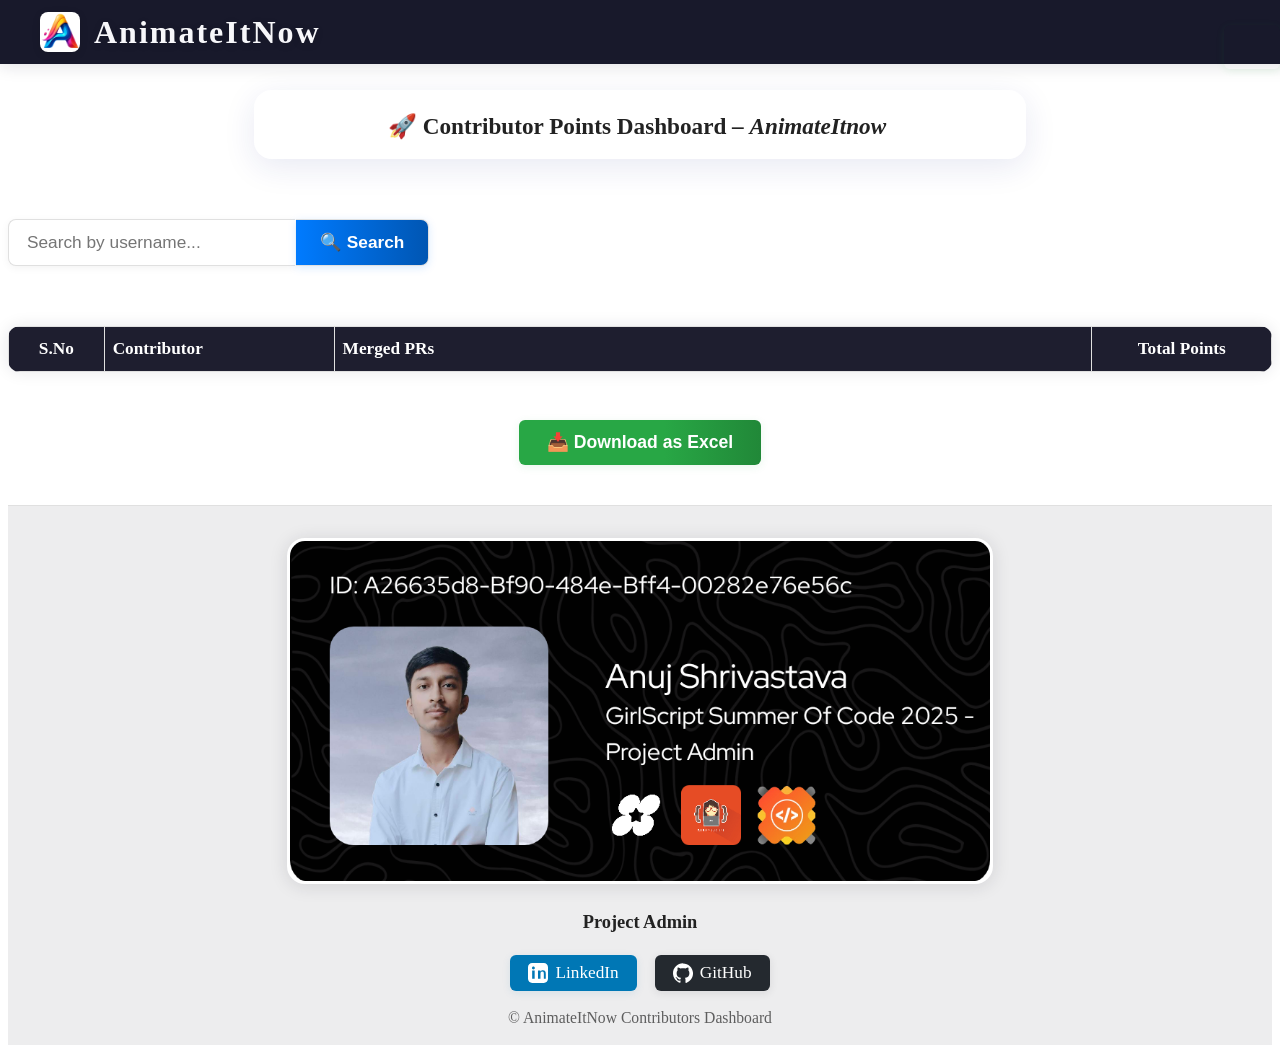
<file: leaderboard.html>
<!DOCTYPE html>
<html lang="en">
<head>
  <meta charset="UTF-8" />
  <meta name="viewport" content="width=device-width, initial-scale=1.0"/>
  <title>Contributor Points - AnimateItnow</title>
  <script src="https://cdn.sheetjs.com/xlsx-latest/package/dist/xlsx.full.min.js"></script>
  <style>
    .navbar {
      display: flex;
      align-items: center;
      justify-content: space-between;
      background: #18192b;
      padding: 0 0;
      position: fixed;
      top: 0;
      left: 0;
      width: 100vw;
      height: 64px;
      z-index: 100;
      box-shadow: 0 2px 16px rgba(24,25,43,0.13);
      margin: 0;
      border-radius: 0;
      animation: navFadeIn 1.2s cubic-bezier(.68,-0.55,.27,1.55);
      padding-left: 40px;
      transition: height 0.2s, padding 0.2s;
      color: #f7f7fa;
    }
    .navbar .brand {
      color: #f7f7fa;
      font-size: 2rem;
      font-weight: 800;
      letter-spacing: 2px;
      text-shadow: 0 2px 8px rgba(0,0,0,0.12);
      display: flex;
      align-items: center;
      gap: 14px;
      animation: slideBrand 1.2s cubic-bezier(.68,-0.55,.27,1.55);
      transition: font-size 0.2s;
    }
    .navbar .brand img {
      height: 40px;
      width: 40px;
      border-radius: 8px;
      box-shadow: 0 2px 8px rgba(0,0,0,0.10);
      background: #fff;
      object-fit: cover;
      transition: height 0.2s, width 0.2s;
    }
    .navbar .toggle-btn {
      margin-right: 40px;
      width: 44px;
      height: 44px;
      background: none;
      border: none;
      display: flex;
      align-items: center;
      justify-content: center;
      cursor: pointer;
      outline: none;
      z-index: 101;
    }
    .navbar .toggle-btn .bar {
      display: block;
      width: 28px;
      height: 3.5px;
      margin: 3.5px 0;
      background: #fff;
      border-radius: 2px;
      transition: 0.3s;
    }
    .navbar .toggle-btn.active .bar:nth-child(1) {
      transform: translateY(7px) rotate(45deg);
    }
    .navbar .toggle-btn.active .bar:nth-child(2) {
      opacity: 0;
    }
    .navbar .toggle-btn.active .bar:nth-child(3) {
      transform: translateY(-7px) rotate(-45deg);
    }

    .navbar .nav-btn {
      margin-right: 40px;
      background: linear-gradient(90deg, #ff6a00 0%, #ee0979 100%);
      color: #fff;
      border: none;
      border-radius: 8px;
      padding: 10px 28px;
      font-size: 1.08rem;
      font-weight: 600;
      cursor: pointer;
      box-shadow: 0 2px 8px rgba(238,9,121,0.10);
      transition: background 0.2s, transform 0.2s;
      outline: none;
      letter-spacing: 1px;
      display: flex;
      align-items: center;
      gap: 8px;
    }
    .navbar .nav-btn:hover {
      background: linear-gradient(90deg, #ee0979 0%, #ff6a00 100%);
      transform: translateY(-2px) scale(1.04);
    }

    .glass-heading {
      color: #222;
      text-align: center;
      margin-top: 90px;
      margin-bottom: 0;
      max-width: 700px;
      padding: 22px 38px 18px 32px;
      border-radius: 18px;
      background: rgba(255,255,255,0.25);
      box-shadow: 0 8px 32px 0 rgba(31,38,135,0.10);
      backdrop-filter: blur(12px);
      -webkit-backdrop-filter: blur(12px);
      border: 1.5px solid rgba(255,255,255,0.18);
      font-size: 1.45rem;
      font-weight: 600;
      animation: fadeIn 1s ease;
      position: relative;
      left: 50%;
      transform: translateX(-50%);
      transition: font-size 0.2s, padding 0.2s, max-width 0.2s;
    }

    .table-responsive {
      width: 100%;
      overflow-x: auto;
      margin-top: 30px;
      border-radius: 12px;
      box-shadow: 0 0 16px rgba(30,30,47,0.10);
      background: transparent;
      animation: slideUp 1s ease;
    }
    table {
      border-collapse: collapse;
      width: 100%;
      background: #fff;
      border-radius: 12px;
      min-width: 500px;
      transition: box-shadow 0.3s;
    }
    table:hover {
      box-shadow: 0 0 32px rgba(30,30,47,0.18);
    }

    th, td {
      padding: 12px 8px;
      border: 1px solid #e0e0e0;
      text-align: left;
      vertical-align: top;
      transition: background 0.2s;
      word-break: break-word;
    }

    th {
      background: #1e1e2f;
      color: white;
      font-weight: bold;
      font-size: 1.08rem;
      white-space: nowrap;
    }

    th:first-child, td:first-child {
      width: 40px;
      min-width: 30px;
      max-width: 50px;
      text-align: center;
    }
    th:nth-child(2), td:nth-child(2) {
      width: 120px;
      min-width: 80px;
      max-width: 160px;
    }
    th:nth-child(3), td:nth-child(3) {
      width: 60%;
      min-width: 180px;
      max-width: 600px;
    }
    th:last-child, td:last-child {
      width: 90px;
      min-width: 70px;
      max-width: 110px;
      text-align: center;
    }

    .avatar {
      width: 32px;
      height: 32px;
      border-radius: 50%;
      object-fit: cover;
      margin-right: 10px;
      vertical-align: middle;
      border: 2px solid #e0e0e0;
      box-shadow: 0 1px 4px rgba(30,30,47,0.10);
      background: #fff;
      transition: width 0.2s, height 0.2s;
    }

    a {
      color: #007bff;
      text-decoration: none;
      transition: color 0.2s;
      word-break: break-all;
    }
    a:hover {
      text-decoration: underline;
      color: #0056b3;
    }

    button {
      background: linear-gradient(90deg, #28a745 60%, #218838 100%);
      color: white;
      padding: 12px 28px;
      border: none;
      margin-top: 30px;
      cursor: pointer;
      font-weight: bold;
      border-radius: 6px;
      font-size: 1.1rem;
      box-shadow: 0 2px 8px rgba(40,167,69,0.10);
      transition: background 0.2s, transform 0.2s;
      display: block;
      margin-left: auto;
      margin-right: auto;
      animation: fadeIn 1.2s 0.2s backwards;
    }
    button:hover {
      background: linear-gradient(90deg, #218838 60%, #28a745 100%);
      transform: translateY(-2px) scale(1.04);
    }

    details {
      margin-top: 5px;
      padding-left: 0;
      width: 100%;
      transition: background 0.2s;
    }
    summary {
      cursor: pointer;
      font-weight: bold;
      color: #444;
      outline: none;
      transition: color 0.2s;
    }
    details[open] summary {
      color: #007bff;
    }
    details ul {
      margin: 8px 0 0 0;
      padding-left: 18px;
      animation: fadeIn 0.5s;
    }
    details li {
      margin-bottom: 4px;
      font-size: 0.98rem;
    }

    @keyframes fadeIn {
      from { opacity: 0 }
      to { opacity: 1 }
    }
    @keyframes slideUp {
      from { transform: translateY(20px); opacity: 0 }
      to { transform: translateY(0); opacity: 1 }
    }
    @keyframes navFadeIn {
      from { opacity: 0; transform: translateY(-30px); }
      to { opacity: 1; transform: translateY(0); }
    }
    @keyframes slideBrand {
      from { opacity: 0; transform: translateX(-40px); }
      to { opacity: 1; transform: translateX(0); }
    }

    /* Mobile responsiveness */
    @media (max-width: 700px) {
      body {
        padding: 8px;
      }
      .navbar {
        height: 48px;
        padding-left: 0;
        justify-content: center;
      }
      .navbar .brand {
        font-size: 1.2rem;
      }
      .navbar .brand img {
        height: 28px;
        width: 28px;
        border-radius: 6px;
      }
      .glass-heading {
        font-size: 1rem;
        margin-top: 60px;
        padding: 10px 8px 8px 8px;
        max-width: 98vw;
      }
      .table-responsive {
        margin-top: 16px;
        border-radius: 8px;
        box-shadow: 0 0 8px rgba(30,30,47,0.10);
      }
      table {
        min-width: 350px;
        font-size: 0.95rem;
      }
      th, td {
        padding: 7px 3px;
      }
      .avatar {
        width: 22px;
        height: 22px;
        margin-right: 5px;
      }
    }

    /* Enhanced mobile responsiveness */
    @media (max-width: 600px) {
      body {
        padding: 4px;
      }
      .navbar {
        height: 44px;
        padding-left: 0;
        justify-content: center;
      }
      .navbar .brand {
        font-size: 1rem;
        gap: 8px;
      }
      .navbar .brand img {
        height: 24px;
        width: 24px;
        border-radius: 4px;
      }
      .glass-heading {
        font-size: 0.9rem;
        margin-top: 50px;
        padding: 8px 6px 6px 6px;
        max-width: 99vw;
        border-radius: 12px;
      }
      .table-responsive {
        margin-top: 12px;
        border-radius: 6px;
        box-shadow: 0 0 6px rgba(30,30,47,0.08);
      }
      table {
        min-width: 300px;
        font-size: 0.85rem;
      }
      th, td {
        padding: 5px 2px;
      }
      th {
        font-size: 0.9rem;
      }
      .avatar {
        width: 18px;
        height: 18px;
        margin-right: 3px;
      }
      button {
        padding: 10px 20px;
        font-size: 1rem;
        margin-top: 20px;
      }
      details li {
        font-size: 0.85rem;
      }
    }

    @media (max-width: 480px) {
      body {
        padding: 2px;
      }
      .navbar {
        height: 40px;
      }
      .navbar .brand {
        font-size: 0.9rem;
        gap: 6px;
      }
      .navbar .brand img {
        height: 20px;
        width: 20px;
      }
      .glass-heading {
        font-size: 0.8rem;
        margin-top: 45px;
        padding: 6px 4px 4px 4px;
        border-radius: 10px;
      }
      table {
        min-width: 280px;
        font-size: 0.8rem;
      }
      th, td {
        padding: 4px 1px;
      }
      th {
        font-size: 0.8rem;
      }
      .avatar {
        width: 16px;
        height: 16px;
        margin-right: 2px;
      }
      button {
        padding: 8px 16px;
        font-size: 0.9rem;
        margin-top: 15px;
      }
      details li {
        font-size: 0.8rem;
      }
      
      /* Mobile search section */
      #searchUser {
        min-width: 200px !important;
        max-width: 250px !important;
        padding: 10px 14px !important;
        font-size: 0.9rem !important;
      }
      
      #searchBtn {
        padding: 10px 18px !important;
        font-size: 0.9rem !important;
      }
    }

    @media (max-width: 400px) {
      #searchUser {
        min-width: 180px !important;
        max-width: 220px !important;
        padding: 8px 12px !important;
        font-size: 0.85rem !important;
      }
      
      #searchBtn {
        padding: 8px 16px !important;
        font-size: 0.85rem !important;
      }
      
      .glass-heading {
        font-size: 0.75rem;
        margin-top: 40px;
        padding: 5px 3px 3px 3px;
      }
      
      /* Mobile pagination */
      #pagination {
        gap: 8px !important;
        margin: 12px 0 0 0 !important;
      }
      
      #pagination button {
        padding: 6px 12px !important;
        font-size: 0.8rem !important;
        margin: 0 !important;
      }
      
      #pagination span {
        font-size: 0.8rem !important;
      }
      
      /* Mobile footer */
      footer {
        margin-top: 20px !important;
        padding: 20px 0 10px 0 !important;
      }
      
      footer img {
        width: 95% !important;
        height: 200px !important;
        margin-bottom: 12px !important;
      }
      
      footer .social-links {
        flex-direction: column !important;
        gap: 10px !important;
      }
    }
  </style>
</head>
<body>
  <nav class="navbar">
    <div class="brand">
      <img src="images/logo.png" alt="AnimateItNow Logo">
      AnimateItNow
    </div>
    <button class="toggle-btn" id="navbar-toggle" aria-label="Toggle menu">
      <span class="bar"></span>
      <span class="bar"></span>
      <span class="bar"></span>
    </button>
  </nav>
  <script>
    // Hamburger animation toggle (visual only)
    document.getElementById('navbar-toggle').addEventListener('click', function() {
      this.classList.toggle('active');
    });
  </script>
  <div class="glass-heading">🚀 Contributor Points Dashboard – <i>AnimateItnow</i></div>
  
  <div style="display:flex;justify-content:center;align-items:center;margin-top:30px;margin-bottom:30px;gap:0;flex-wrap:wrap;">
    <input type="text" id="searchUser" placeholder="Search by username..." style="padding:12px 18px;font-size:1.08rem;border-radius:8px 0 0 8px;border:1.5px solid #e0e0e0;min-width:250px;max-width:300px;box-shadow:0 2px 8px rgba(0,0,0,0.05);transition:border-color 0.2s,box-shadow 0.2s;border-right:none;margin-right:-4px;">
    <button id="searchBtn" style="padding:12px 24px;font-size:1.08rem;border-radius:0 8px 8px 0;background:linear-gradient(90deg,#007bff 0%,#0056b3 100%);color:#fff;border:none;font-weight:600;cursor:pointer;box-shadow:0 2px 8px rgba(0,123,255,0.15);transition:background 0.2s,transform 0.2s;border:1.5px solid #e0e0e0;border-left:none;margin-left:5px;margin-bottom: 30px;">🔍 Search</button>
  </div>
  <div class="table-responsive">
    <table id="pointsTable">
      <thead>
        <tr>
            <th>S.No</th>
            <th>Contributor</th>
            <th>Merged PRs</th>
            <th>Total Points</th>
        </tr>
      </thead>
      <tbody></tbody>
    </table>
  </div>
  <div id="pagination" style="display:flex;justify-content:center;align-items:center;gap:16px;margin:18px 0 0 0;flex-wrap:wrap;"></div>

  <button onclick="downloadExcel()">📥 Download as Excel</button>

  <script>
    const owner = "itsAnimation";
    const repo = "AnimateItnow";
    const token = ""; // Optional: GitHub token to avoid rate-limits

    const pointsPerLevel = {
      "level1": 3,
      "level2": 7,
      "level3": 10
    };

    let contributorsData = [];
    let currentPage = 1;
    const perPage = 20;

    async function fetchMergedPRs(page = 1, allPRs = []) {
      const url = `https://api.github.com/repos/${owner}/${repo}/pulls?state=closed&per_page=100&page=${page}`;
      const headers = token ? { Authorization: `token ${token}` } : {};

      const res = await fetch(url, { headers });
      const prs = await res.json();

      if (!Array.isArray(prs)) return allPRs;

      const merged = prs.filter(pr => pr.merged_at);
      allPRs = allPRs.concat(merged);

      if (prs.length === 100) {
        return fetchMergedPRs(page + 1, allPRs);
      } else {
        return allPRs;
      }
    }

    function calculateContributorData(prs) {
      const data = {};

      prs.forEach(pr => {
        const user = pr.user.login;
        const avatar = pr.user.avatar_url;
        const prUrl = pr.html_url;
        const title = pr.title;
        const labels = pr.labels.map(label => label.name.toLowerCase());
        const level = labels.find(l => l.startsWith("level")) || "none";
        const points = pointsPerLevel[level] || 0;

        if (!data[user]) {
          data[user] = { prs: [], total: 0, avatar };
        }

        data[user].prs.push({ title, url: prUrl, level });
        data[user].total += points;
      });

      return data;
    }

    let filteredData = null;
    function renderTablePage(page) {
      const tbody = document.querySelector("#pointsTable tbody");
      tbody.innerHTML = "";
      const dataToShow = filteredData || contributorsData;
      const startIdx = (page - 1) * perPage;
      const endIdx = startIdx + perPage;
      let pageData = dataToShow.slice(startIdx, endIdx);
      // If searching, show S.No. as per main leaderboard
      if (filteredData) {
        // Map filteredData to their original index in contributorsData
        pageData = pageData.map(([user, userData]) => {
          const originalIdx = contributorsData.findIndex(([u]) => u === user);
          return { user, userData, originalIdx };
        });
        pageData.forEach(({ user, userData, originalIdx }) => {
          const row = document.createElement("tr");
          const prList = userData.prs.map(pr => {
            return `<li>
              <a href="${pr.url}" target="_blank">${pr.title}</a> - <strong>${pr.level}</strong>
            </li>`;
          }).join("");
          const collapsible = `<details>
              <summary>Show PRs (${userData.prs.length})</summary>
              <ul>${prList}</ul>
            </details>`;
          row.innerHTML = `
            <td>${originalIdx + 1}</td>
            <td><a href="https://github.com/${user}" target="_blank"><img class="avatar" src="${userData.avatar}" alt="${user}'s avatar">${user}</a></td>
            <td>${collapsible}</td>
            <td>${userData.total}</td>
          `;
          tbody.appendChild(row);
        });
      } else {
        pageData.forEach(([user, userData], idx) => {
          const row = document.createElement("tr");
          const prList = userData.prs.map(pr => {
            return `<li>
              <a href="${pr.url}" target="_blank">${pr.title}</a> - <strong>${pr.level}</strong>
            </li>`;
          }).join("");
          const collapsible = `<details>
              <summary>Show PRs (${userData.prs.length})</summary>
              <ul>${prList}</ul>
            </details>`;
          row.innerHTML = `
            <td>${startIdx + idx + 1}</td>
            <td><a href="https://github.com/${user}" target="_blank"><img class="avatar" src="${userData.avatar}" alt="${user}'s avatar">${user}</a></td>
            <td>${collapsible}</td>
            <td>${userData.total}</td>
          `;
          tbody.appendChild(row);
        });
      }
      renderPagination();
    }

    function renderPagination() {
      const dataToShow = filteredData || contributorsData;
      const totalPages = Math.ceil(dataToShow.length / perPage);
      const pagination = document.getElementById("pagination");
      pagination.innerHTML = "";
      if (totalPages <= 1) return;
      const prevBtn = document.createElement("button");
      prevBtn.textContent = "Prev";
      prevBtn.disabled = currentPage === 1;
      prevBtn.onclick = () => {
        if (currentPage > 1) {
          currentPage--;
          renderTablePage(currentPage);
        }
      };
      const nextBtn = document.createElement("button");
      nextBtn.textContent = "Next";
      nextBtn.disabled = currentPage === totalPages;
      nextBtn.onclick = () => {
        if (currentPage < totalPages) {
          currentPage++;
          renderTablePage(currentPage);
        }
      };
      const pageInfo = document.createElement("span");
      pageInfo.textContent = `Page ${currentPage} of ${totalPages}`;
      pagination.appendChild(prevBtn);
      pagination.appendChild(pageInfo);
      pagination.appendChild(nextBtn);
    }
    // Search functionality
    document.addEventListener('DOMContentLoaded', function() {
      const searchBtn = document.getElementById('searchBtn');
      const searchInput = document.getElementById('searchUser');
      searchBtn.addEventListener('click', function() {
        const val = searchInput.value.trim().toLowerCase();
        if (!val) {
          filteredData = null;
        } else {
          filteredData = contributorsData.filter(([user]) => user.toLowerCase().includes(val));
        }
        currentPage = 1;
        renderTablePage(currentPage);
      });
      searchInput.addEventListener('keydown', function(e) {
        if (e.key === 'Enter') {
          searchBtn.click();
        }
      });
    });

    function downloadExcel() {
      // Create a table with all users' data
      const table = document.createElement("table");
      table.innerHTML = `<thead><tr>
        <th>S.No</th>
        <th>Contributor</th>
        <th>Merged PRs</th>
        <th>Total Points</th>
      </tr></thead><tbody></tbody>`;
      const tbody = table.querySelector("tbody");
      contributorsData.forEach(([user, userData], idx) => {
        const prList = userData.prs.map(pr => {
          return `<li><a href='${pr.url}' target='_blank'>${pr.title}</a> - <strong>${pr.level}</strong></li>`;
        }).join("");
        const collapsible = `<details><summary>Show PRs (${userData.prs.length})</summary><ul>${prList}</ul></details>`;
        const row = document.createElement("tr");
        row.innerHTML = `
          <td>${idx + 1}</td>
          <td><a href='https://github.com/${user}' target='_blank'>${user}</a></td>
          <td>${collapsible}</td>
          <td>${userData.total}</td>
        `;
        tbody.appendChild(row);
      });
      const wb = XLSX.utils.table_to_book(table, { sheet: "Contributor Points" });
      XLSX.writeFile(wb, "AnimateItnow_Contributors.xlsx");
    }

    async function init() {
      const prs = await fetchMergedPRs();
      const data = calculateContributorData(prs);
      // Sort users by total points descending
      contributorsData = Object.entries(data).sort((a, b) => b[1].total - a[1].total);
      currentPage = 1;
      renderTablePage(currentPage);
    }

    init();
  </script>

  <footer style="margin-top:40px;padding:32px 0 18px 0;text-align:center;background:rgba(30,30,47,0.08);border-top:1.5px solid #e0e0e0;font-size:1.08rem;color:#222;backdrop-filter:blur(4px);position:relative;z-index:1;">
    <div style="display:flex;flex-direction:column;align-items:center;justify-content:center;gap:10px;max-width:900px;margin:0 auto;">
      <img src="images/pa.png" alt="Project Admin" style="width:90%;max-width:700px;height:340px;border-radius:18px;box-shadow:0 2px 18px rgba(30,30,47,0.13);border:3px solid #fff;background:#fff;margin-bottom:18px;object-fit:cover;object-position:center 80%;">
      <div style="font-weight:600;font-size:1.15rem;">Project Admin</div>
      <div class="social-links" style="display:flex;gap:18px;margin:12px 0 8px 0;justify-content:center;">
        <a href="https://www.linkedin.com/in/anujshrivastava1/" target="_blank" style="display:flex;align-items:center;gap:7px;padding:8px 18px;border-radius:6px;background:#0077b5;color:#fff;text-decoration:none;font-weight:500;font-size:1.08rem;box-shadow:0 2px 8px rgba(0,119,181,0.10);transition:background 0.2s;">
          <svg xmlns='http://www.w3.org/2000/svg' width='20' height='20' fill='currentColor' viewBox='0 0 24 24'><path d='M19 0h-14c-2.761 0-5 2.239-5 5v14c0 2.761 2.239 5 5 5h14c2.762 0 5-2.239 5-5v-14c0-2.761-2.238-5-5-5zm-11 19h-3v-10h3v10zm-1.5-11.268c-.966 0-1.75-.784-1.75-1.75s.784-1.75 1.75-1.75 1.75.784 1.75 1.75-.784 1.75-1.75 1.75zm15.5 11.268h-3v-5.604c0-1.337-.025-3.063-1.868-3.063-1.868 0-2.154 1.459-2.154 2.967v5.7h-3v-10h2.881v1.367h.041c.401-.761 1.379-1.563 2.838-1.563 3.036 0 3.6 2 3.6 4.59v5.606z'/></svg>
          LinkedIn
        </a>
        <a href="https://github.com/AnujShrivastava01" target="_blank" style="display:flex;align-items:center;gap:7px;padding:8px 18px;border-radius:6px;background:#24292f;color:#fff;text-decoration:none;font-weight:500;font-size:1.08rem;box-shadow:0 2px 8px rgba(36,41,47,0.10);transition:background 0.2s;">
          <svg xmlns='http://www.w3.org/2000/svg' width='20' height='20' fill='currentColor' viewBox='0 0 24 24'><path d='M12 .297c-6.63 0-12 5.373-12 12 0 5.303 3.438 9.8 8.205 11.387.6.113.82-.258.82-.577 0-.285-.01-1.04-.015-2.04-3.338.724-4.042-1.415-4.042-1.415-.546-1.387-1.333-1.756-1.333-1.756-1.089-.745.084-.729.084-.729 1.205.084 1.84 1.236 1.84 1.236 1.07 1.834 2.809 1.304 3.495.997.108-.775.418-1.305.762-1.605-2.665-.305-5.466-1.334-5.466-5.931 0-1.31.469-2.381 1.236-3.221-.124-.303-.535-1.523.117-3.176 0 0 1.008-.322 3.301 1.23.957-.266 1.983-.399 3.003-.404 1.02.005 2.047.138 3.006.404 2.291-1.553 3.297-1.23 3.297-1.23.653 1.653.242 2.873.119 3.176.77.84 1.235 1.911 1.235 3.221 0 4.609-2.803 5.624-5.475 5.921.43.372.823 1.102.823 2.222 0 1.606-.014 2.898-.014 3.293 0 .322.216.694.825.576 4.765-1.588 8.199-6.084 8.199-11.386 0-6.627-5.373-12-12-12z'/></svg>
          GitHub
        </a>
      </div>
      <div style="font-size:0.98rem;opacity:0.7;">&copy; AnimateItNow Contributors Dashboard</div>
    </div>
  </footer>
</body>
</html>
</file>
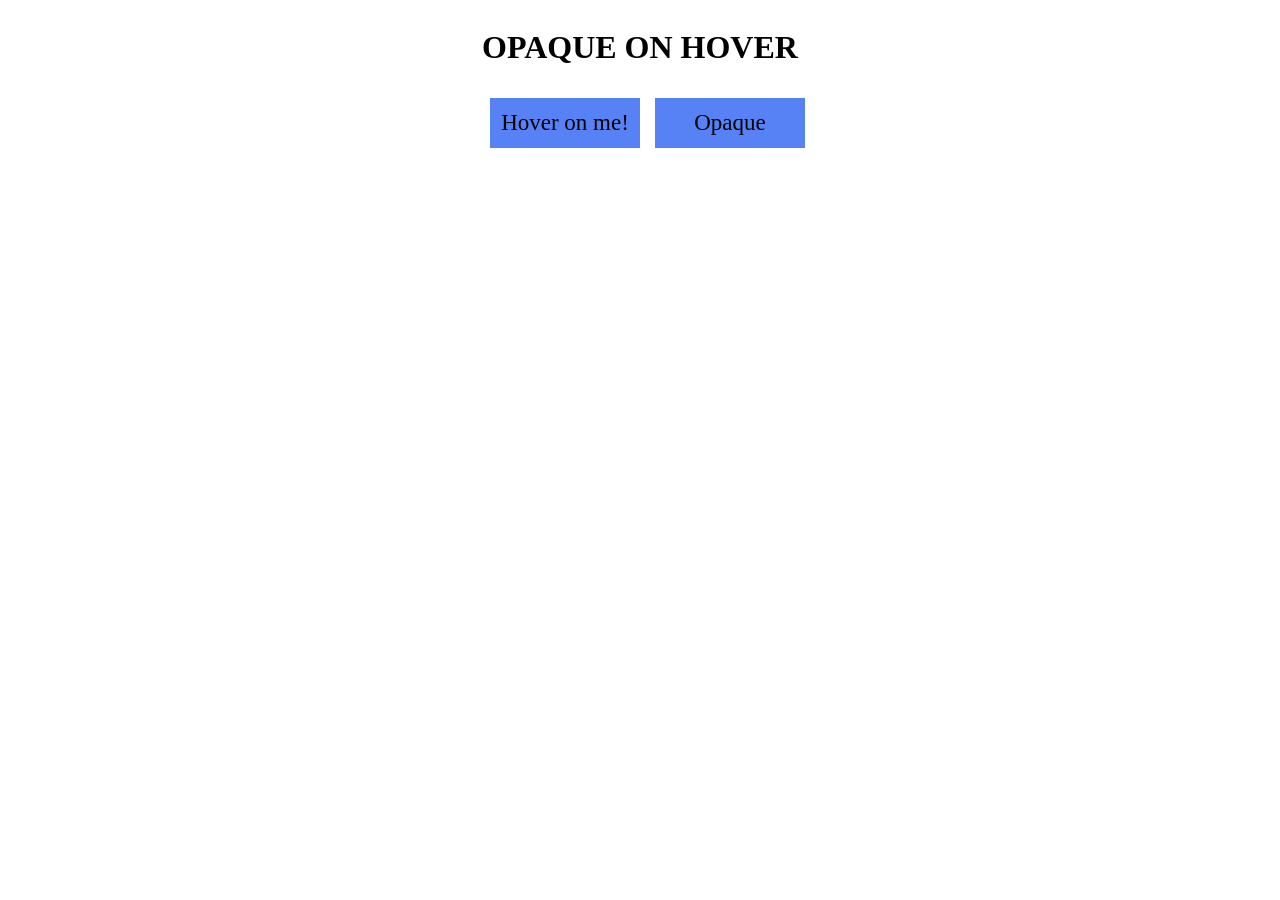
<file: opaque_hover.html>
<!DOCTYPE html>
<html lang="en">
<head>
    <meta charset="UTF-8">
    <meta name="viewport" content="width=device-width, initial-scale=1.0">
    <title>Opaque on Hover / Animate It Now</title>
</head>
<style>
    body{
      text-align: center;
      display: flex;
      flex-direction: column;
    }

    .opq{
      height: 50px;
      width: 150px;
      background-color: rgb(87, 130, 246);
      font-size: 23px;
      margin-top: 10px;
      margin-left: 15px;
      display: flex;
      justify-content: center;
      align-items: center;
    }

    .box{
      display: flex;
      justify-content: center;
      align-items: flex-end;
    }

.opq:hover{
    opacity: 70%;
    cursor: pointer;
}
</style>
<body>
    <h1>OPAQUE ON HOVER</h1>
    <div class="box">
    <div class="opq">Hover on me!</div>
    <div class="opq">Opaque</div>
    </div>
</body>
</html>
</file>
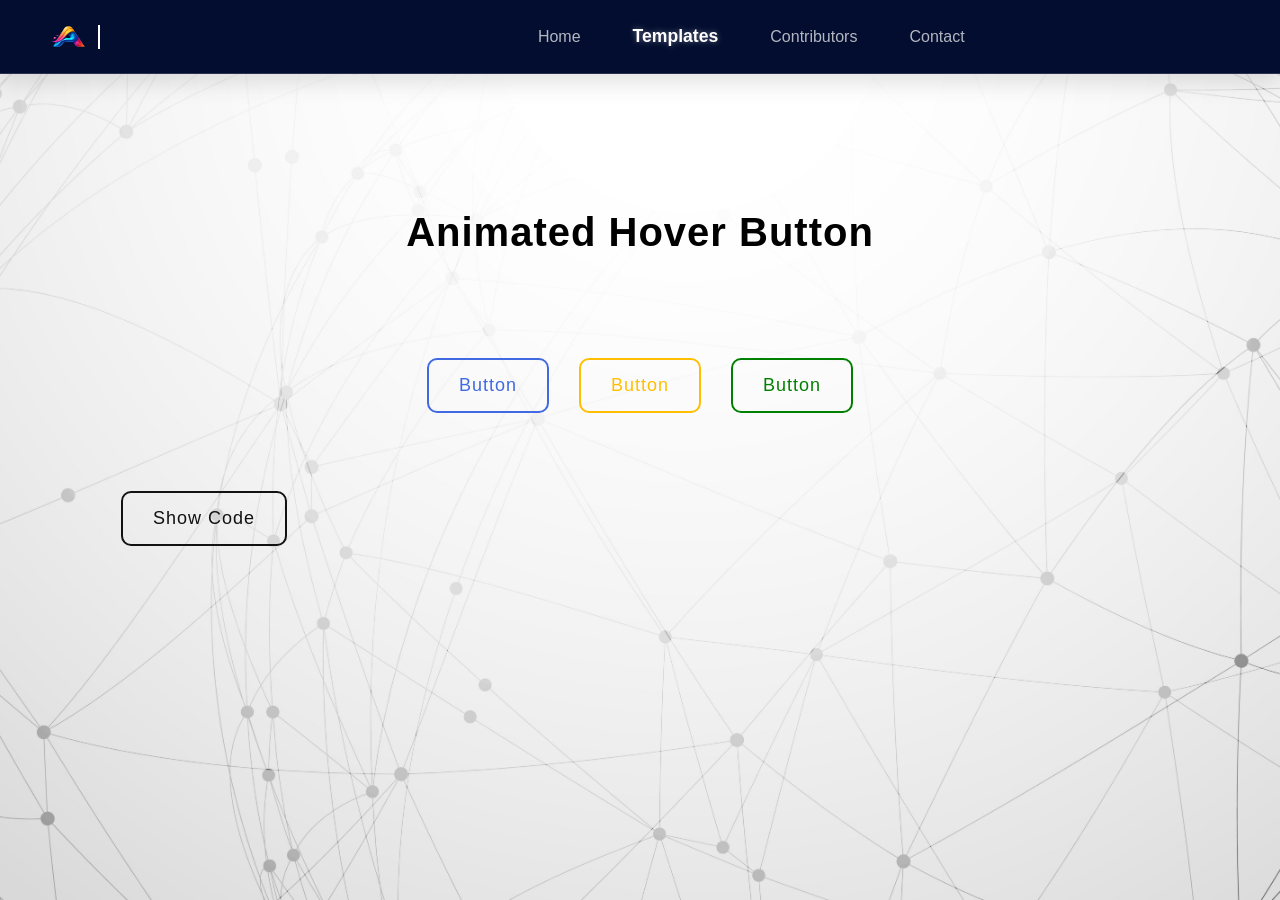
<file: templates/animated-btn.html>
<!DOCTYPE html>
<html lang="en">
<head>
    <meta charset="UTF-8">
    <meta name="viewport" content="width=device-width, initial-scale=1.0">
    <title>Animated Button | AnimateItNow</title>
    <style>
        .btn-1 {
        display: inline-block;
        margin: 15px;
        padding: 15px 30px;
        text-align: center;
        font-size: 18px;
        letter-spacing: 1px;
        text-decoration: none;
        color: #4169e1;
        background: transparent;
        cursor: pointer;
        transition: ease-out 0.5s;
        border: 2px solid #4169e1;
        border-radius: 10px;
        box-shadow: inset 0 0 0 0 #4169e1;
        }

        .btn-1:hover {
        color: white;
        box-shadow: inset 0 -100px 0 0 #4169e1;
        }

        .btn-2 {
        display: inline-block;
        margin: 15px;
        padding: 15px 30px;
        text-align: center;
        font-size: 18px;
        letter-spacing: 1px;
        text-decoration: none;
        color: #ffbf00;
        background: transparent;
        cursor: pointer;
        transition: ease-out 0.5s;
        border: 2px solid #ffbf00;
        border-radius: 10px;
        box-shadow: inset 0 0 0 0 #ffbf00;
        }

        .btn-2:hover {
        color: white;
        box-shadow: inset 0 -100px 0 0 #ffbf00;
        }

        .btn-3 {
        display: inline-block;
        margin: 15px;
        padding: 15px 30px;
        text-align: center;
        font-size: 18px;
        letter-spacing: 1px;
        text-decoration: none;
        color: #008000;
        background: transparent;
        cursor: pointer;
        transition: ease-out 0.5s;
        border: 2px solid #008000;
        border-radius: 10px;
        box-shadow: inset 0 0 0 0 #008000;
        }

        .btn-3:hover {
        color: white;
        box-shadow: inset 0 -100px 0 0 #008000;
        }
        
        button:active {
        transform: scale(0.9);
        }
        .show-code {
            display: none;
            position: absolute;
            border: 1px solid black;
            padding: 2rem;
            border-radius: 2rem;
            font-weight: 500;
            margin-top: 25rem;
        }
    </style>
    <link rel="stylesheet" href="../styles.css" />
</head>
<body>
    <nav class="navbar">
      <div class="nav-left">
        <img src="../images/logo.png" alt="Logo" class="logo" />
        <span class="site-name">AnimateItNow</span>
      </div>
      <ul class="nav-links">
        <li><a href="../index.html">Home</a></li>
        <li><a href="../templates.html" class="active">Templates</a></li>
        <li><a href="../contributors.html">Contributors</a></li>
        <li><a href="../contact.html">Contact</a></li>
      </ul>
      <button id="theme-toggle" aria-label="Toggle dark/light mode">🌙</button>
    </nav>
    <section class="animated-btn-section">
        <main class="templates-main">
            <h1>Animated Hover Button</h1>
            <div class="btn-container"
            style="display: flex;
            justify-content: center;
            align-items: center;"
            > 
                <button class="btn-1"> Button</button>
                <button class="btn-2"> Button</button>
                <button class="btn-3"> Button</button>
            </div>
            <div class="show-btn-container">
                <button class="show-btn">Show Code</button>
            </div>
            <div class="show-code">
                <p>
                    &lt;button&gt;
                        Button
                    &lt;/button&gt;
                    <br>
                    &lt;style&gt;<br>
                        button {<br>
                        display: inline-block;<br>
                        margin: 15px;<br>
                        padding: 15px 30px;<br>
                        text-align: center;<br>
                        font-size: 18px;<br>
                        letter-spacing: 1px;<br>
                        text-decoration: none;<br>
                        color: #725AC1;<br>
                        background: transparent;<br>
                        cursor: pointer;<br>
                        transition: ease-out 0.5s;<br>
                        border: 2px solid #725AC1;<br>
                        border-radius: 10px;<br>
                        box-shadow: inset 0 0 0 0 #725AC1;<br>
                        }<br>

                        button:hover {<br>
                        color: white;<br>
                        box-shadow: inset 0 -100px 0 0 #725AC1;<br>
                        }<br>

                        button:active {<br>
                        transform: scale(0.9);<br>
                        }<br>
                    &lt;/style&gt;
                </p>
            </div>
        </main>
    </section>
</body>

<script>
    let showCode = false;
    const showCodeBtn = document.querySelector('.show-btn')
    const codeBlock = document.querySelector('.show-code')
    const themeBtn = document.getElementById('theme-toggle')
    showCodeBtn.addEventListener('click', () => {
        showCode = !showCode
        if(showCode){
            codeBlock.style.display = 'block'
        } else {
            codeBlock.style.display = 'none'
        }
    })
</script>
<script src="../script.js"></script>
</html>
</file>
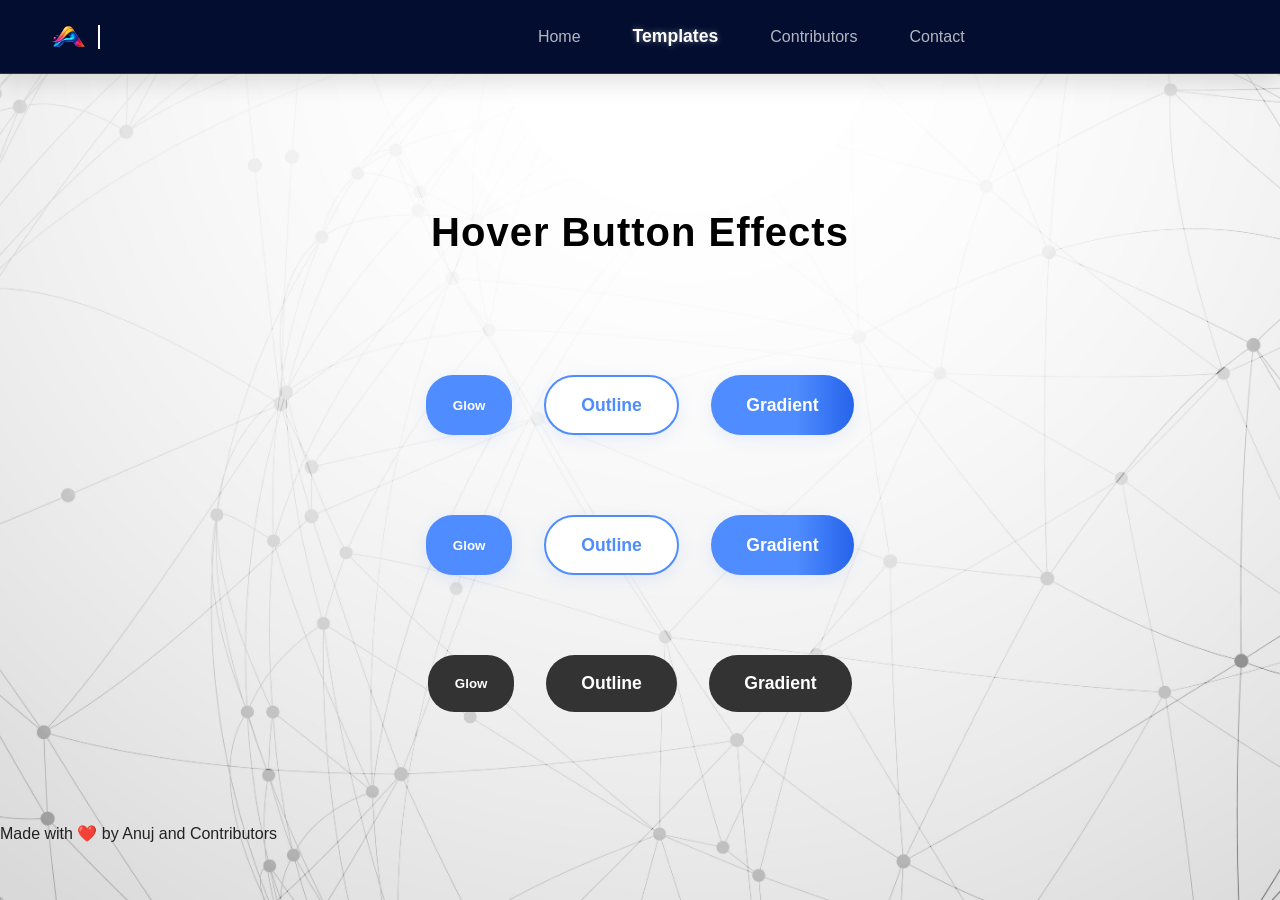
<file: templates/button.html>
<!DOCTYPE html>
<html lang="en">
<head>
  <meta charset="UTF-8" />
  <meta name="viewport" content="width=device-width, initial-scale=1.0" />
  <title>Hover Button Effects | AnimateItNow</title>
  <link rel="stylesheet" href="../styles.css" />

  <style>
    .hover-btn:hover {
      transform: scale(1.08);
      box-shadow: 0 8px 24px rgba(79, 140, 255, 0.18);
    }

    .hover-btn.glow:hover {
      background: #2563eb;
    }

    .hover-btn.outline:hover {
      background: #4f8cff;
      color: #fff;
    }

    .hover-btn.gradient:hover {
      background: linear-gradient(90deg, #2563eb 60%, #4f8cff 100%);
    }
    .btn::after{
      content: "";
      z-index: -1;
      position: absolute;
      width: 100%;
      height: 100%;
      background-color: #333;
      left: 0;
      top: 0;
      border-radius: 2em;
    
    }
    /* glowing button */
    .btn::before{
        content: "";
        background: linear-gradient(
            45deg,
            #f11616,rgb(224, 210, 10),rgb(106, 223, 10),
            rgba(16, 205, 139, 0.942),rgb(9, 194, 223),rgba(55, 13, 221, 0.871),
            rgb(220, 19, 169),rgb(222, 18, 18)
        );
        position: absolute;
        top:-2px;
        left: -2px;
        background-size:600%;
        z-index: -1;
        width: calc(100% + 0.3em);
        height: calc(100% + 0.3em);
        filter: blur(1em);
        animation: glow 20s linear infinite;
        border-radius: 2px;
        opacity: 0;


    }
    @keyframes glow{
        0%{
            background-position: 0 0;
        }
        50%{
            background-position: 400% 0;
        }
        100%{background-position: 0 0;}
    }
    .btn:hover{
       transform: scale(1.08);
    }
    .btn:hover::before{
        opacity: 1;
        
    }

    .btn:active:after{
        background: transparent;

    }

    .btn:active{
        color: #000;
        font-weight: bold;
    }
  </style>
</head>

<body>
  <nav class="navbar">
    <div class="nav-left">
      <img src="../images/logo.png" alt="Logo" class="logo" />
      <span class="site-name">AnimateItNow</span>
    </div>
    <ul class="nav-links">
      <li><a href="../index.html">Home</a></li>
      <li><a href="../templates.html" class="active">Templates</a></li>
      <li><a href="../contributors.html">Contributors</a></li>
      <li><a href="../contact.html">Contact</a></li>
    </ul>
    <button id="theme-toggle" aria-label="Toggle dark/light mode">🌙</button>
  </nav>
  <main class="templates-main">
    <h1>Hover Button Effects</h1>
    <div style="
          display: flex;
          gap: 2rem;
          justify-content: center;
          margin-top: 2rem;
          flex-wrap: wrap;
        ">
      <button class="hover-btn glow" style="
            background: #4f8cff;
            color: #fff;
            padding: 1em 2em;
            border: none;
            border-radius: 2em;
            font-weight: 600;
            box-shadow: 0 4px 16px rgba(79, 140, 255, 0.12);
            transition: background 0.2s, transform 0.2s;
            cursor: pointer;
          ">
        Glow
      </button>
      <button class="hover-btn outline" style="
            background: #fff;
            color: #4f8cff;
            padding: 1em 2em;
            border: 2px solid #4f8cff;
            border-radius: 2em;
            font-size: 1.1rem;
            font-weight: 600;
            box-shadow: 0 4px 16px rgba(79, 140, 255, 0.12);
            transition: background 0.2s, transform 0.2s;
            cursor: pointer;
          ">
        Outline
      </button>
      <button class="hover-btn gradient" style="
            background: linear-gradient(90deg, #4f8cff 60%, #2563eb 100%);
            color: #fff;
            padding: 1em 2em;
            border: none;
            border-radius: 2em;
            font-size: 1.1rem;
            font-weight: 600;
            box-shadow: 0 4px 16px rgba(79, 140, 255, 0.12);
            transition: background 0.2s, transform 0.2s;
            cursor: pointer;
          ">
        Gradient
      </button>
    </div>
    <div style="
          display: flex;
          gap: 2rem;
          justify-content: center;
          margin-top: 2rem;
          flex-wrap: wrap;
        ">
      <button class="hover-btn glow" style="
            background: #4f8cff;
            color: #fff;
            padding: 1em 2em;
            border: none;
            border-radius: 2em;
            font-weight: 600;
            box-shadow: 0 4px 16px rgba(79, 140, 255, 0.12);
            transition: background 0.2s, transform 0.2s;
            cursor: pointer;
            
          ">
        Glow
      </button>
      <button class="hover-btn outline" style="
            background: #fff;
            color: #4f8cff;
            padding: 1em 2em;
            border: 2px solid #4f8cff;
            border-radius: 2em;
            font-size: 1.1rem;
            font-weight: 600;
            box-shadow: 0 4px 16px rgba(79, 140, 255, 0.12);
            transition: background 0.2s, transform 0.2s;
            cursor: pointer;
          ">
        Outline
      </button>
      <button class="hover-btn gradient" style="
            background: linear-gradient(90deg, #4f8cff 60%, #2563eb 100%);
            color: #fff;
            padding: 1em 2em;
            border: none;
            border-radius: 2em;
            font-size: 1.1rem;
            font-weight: 600;
            box-shadow: 0 4px 16px rgba(79, 140, 255, 0.12);
            transition: background 0.2s, transform 0.2s;
            cursor: pointer;
          ">
        Gradient
      </button>
    </div>
    <div style="
          display: flex;
          gap: 2rem;
          justify-content: center;
          margin-top: 2rem;
          flex-wrap: wrap;
        ">
      <button class="btn" style="
            
            color: #fff;
            padding: 1em 2em;
            border: none;
            border-radius: 2em;
            font-weight: 600;
            cursor: pointer;
            position: relative;
            z-index: 0;
            
        
        ">
        Glow
      </button>
      <button class="btn" style="
            padding: 1em 2em;
            border-radius: 2em;
            font-size: 1.1rem;
            font-weight: 600;
            cursor: pointer;
            border: none;
            color: white;
            position: relative;
            z-index: 0;
        ">
        Outline
      </button>
      <button class="btn" style="
            padding: 1em 2em;
            border: none;
            border-radius: 2em;
            font-size: 1.1rem;
            font-weight: 600;
            cursor: pointer;
            color: white;
            position: relative;
            z-index: 0;
        ">
        Gradient
      </button>
    </div>
  </main>
  <footer>
    <p>Made with ❤️ by Anuj and Contributors</p>
  </footer>
  <script src="../script.js"></script>
</body>

</html>
</file>
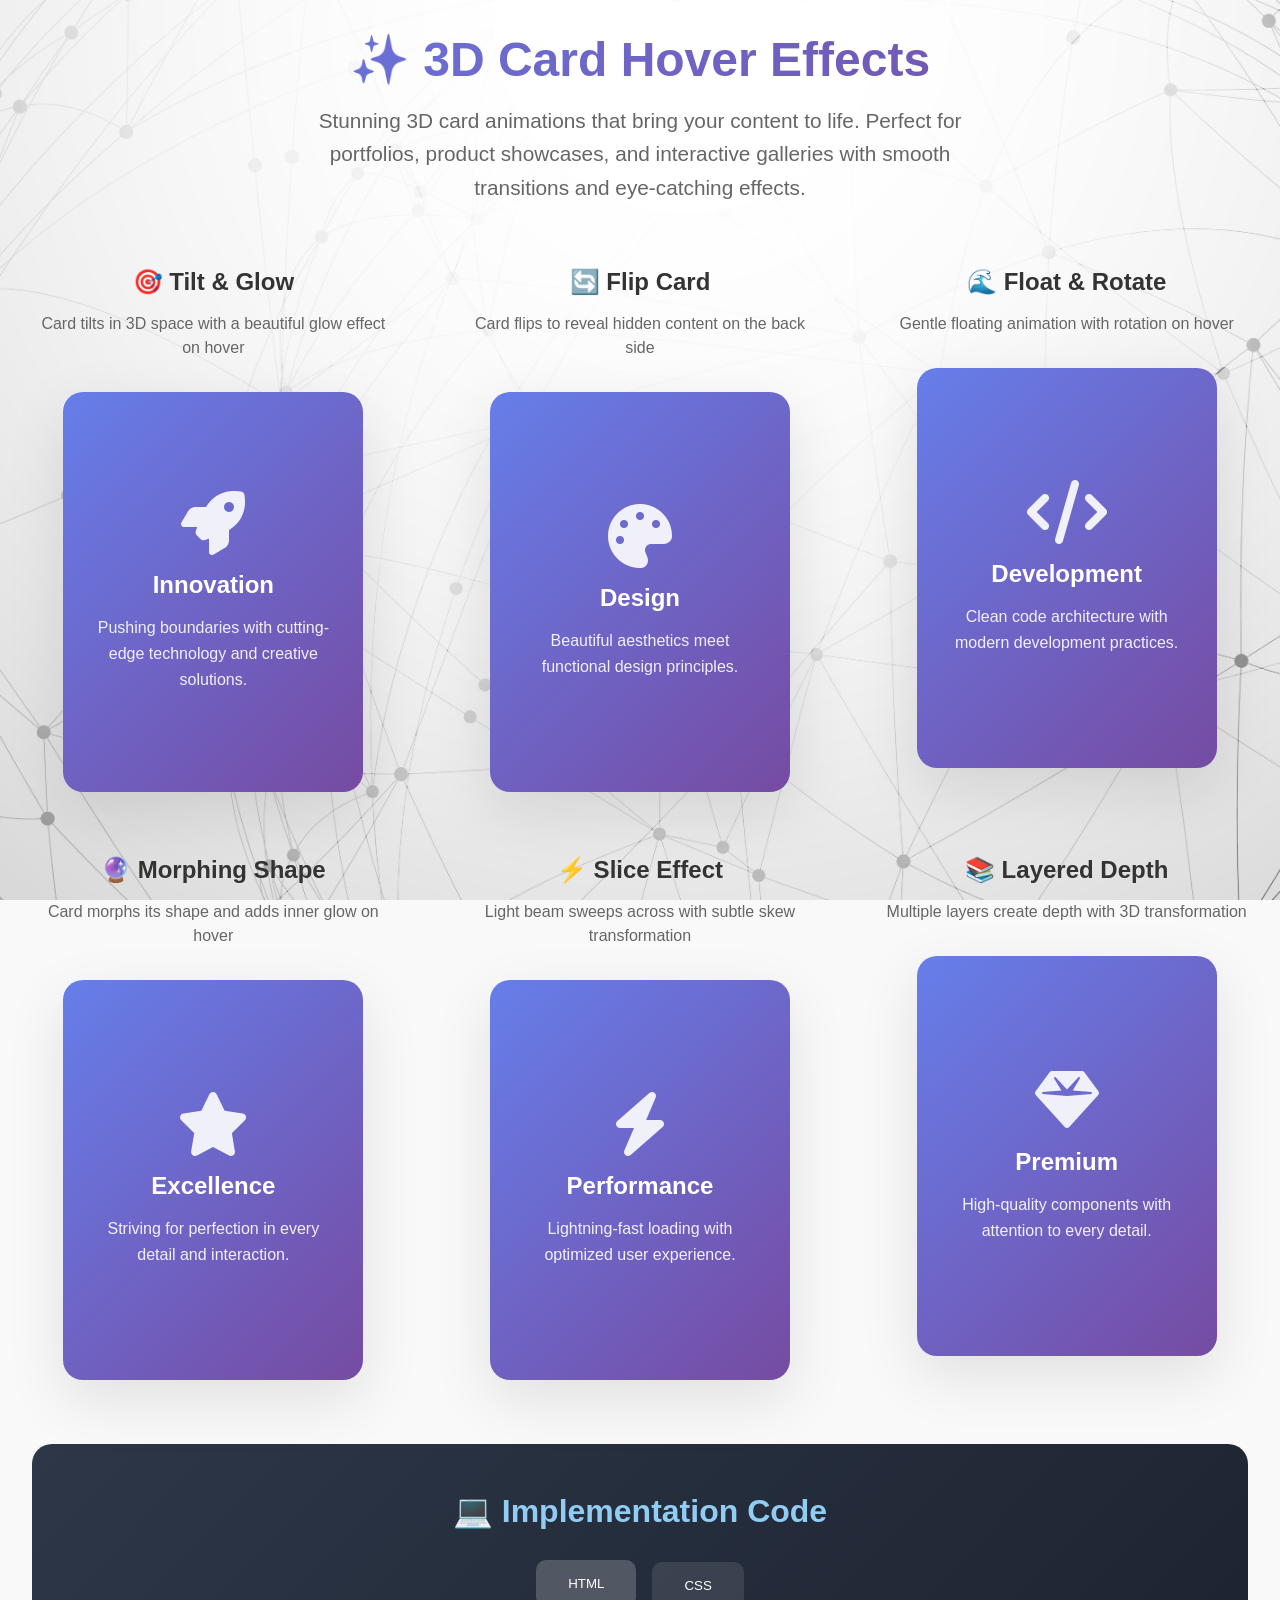
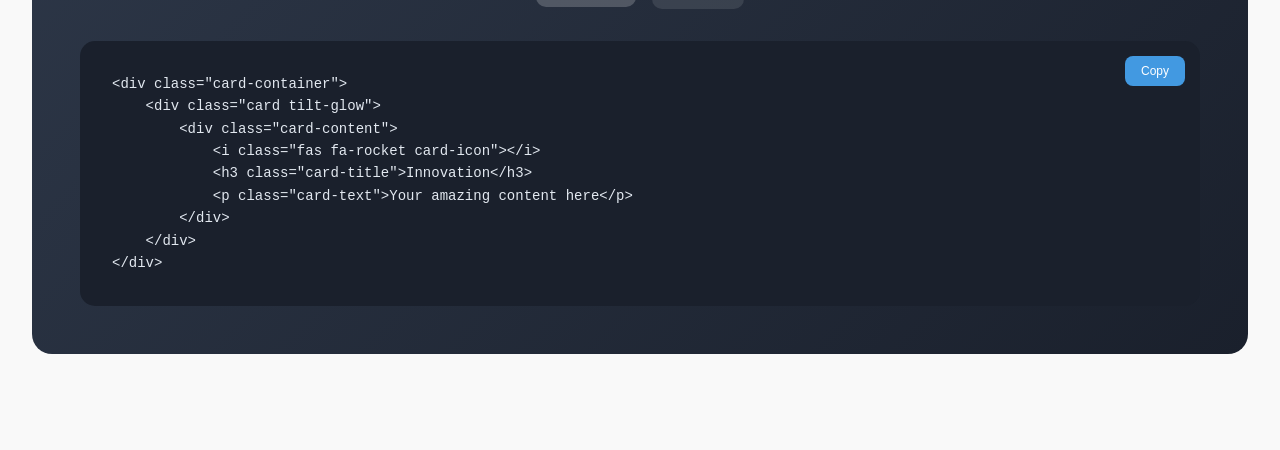
<file: templates/CardHoverEffects.html>
<!DOCTYPE html>
<html lang="en">

<head>
    <meta charset="UTF-8">
    <meta name="viewport" content="width=device-width, initial-scale=1.0">
    <title>3D Card Hover Effect | AnimateItNow</title>
    <link rel="stylesheet" href="../styles.css">
    <link rel="stylesheet" href="https://cdnjs.cloudflare.com/ajax/libs/font-awesome/6.4.0/css/all.min.css">
    <style>
        * {
            box-sizing: border-box;
        }

        .container {
            max-width: 1400px;
            margin: 0 auto;
            padding: 2rem;
        }

        .header-section {
            text-align: center;
            margin-bottom: 4rem;
        }

        .header-section h1 {
            font-size: 3rem;
            margin-bottom: 1rem;
            background: linear-gradient(135deg, #667eea 0%, #764ba2 100%);
            -webkit-background-clip: text;
            -webkit-text-fill-color: transparent;
            background-clip: text;
            font-weight: 800;
        }

        .header-section p {
            font-size: 1.3rem;
            color: #666;
            max-width: 700px;
            margin: 0 auto;
            line-height: 1.6;
        }

        .effects-grid {
            display: grid;
            grid-template-columns: repeat(auto-fit, minmax(350px, 1fr));
            gap: 4rem;
            margin-bottom: 4rem;
        }

        .effect-section {
            text-align: center;
        }

        .effect-title {
            font-size: 1.5rem;
            margin-bottom: 1rem;
            color: #333;
            font-weight: 700;
        }

        .effect-description {
            font-size: 1rem;
            color: #666;
            margin-bottom: 2rem;
            line-height: 1.5;
        }

        /* Base Card Styles */
        .card-container {
            perspective: 1000px;
            width: 300px;
            height: 400px;
            margin: 0 auto;
        }

        .card {
            width: 100%;
            height: 100%;
            position: relative;
            transition: all 0.6s cubic-bezier(0.23, 1, 0.320, 1);
            transform-style: preserve-3d;
            cursor: pointer;
            background: linear-gradient(135deg, #667eea 0%, #764ba2 100%);
            border-radius: 20px;
            overflow: hidden;
            box-shadow: 0 20px 60px rgba(0, 0, 0, 0.1);
        }

        .card-content {
            position: absolute;
            width: 100%;
            height: 100%;
            padding: 2rem;
            display: flex;
            flex-direction: column;
            justify-content: center;
            align-items: center;
            text-align: center;
            color: white;
            z-index: 2;
        }

        .card-icon {
            font-size: 4rem;
            margin-bottom: 1rem;
            opacity: 0.9;
        }

        .card-title {
            font-size: 1.5rem;
            font-weight: 700;
            margin-bottom: 1rem;
        }

        .card-text {
            font-size: 1rem;
            line-height: 1.6;
            opacity: 0.9;
        }

        /* Effect 1: Tilt and Glow */
        .tilt-glow:hover {
            transform: rotateY(15deg) rotateX(10deg) scale(1.05);
            box-shadow: 0 30px 80px rgba(102, 126, 234, 0.3);
        }

        /* Effect 2: Flip Card */
        .flip-card {
            transform-style: preserve-3d;
        }

        .flip-card:hover {
            transform: rotateY(180deg);
        }

        .flip-card .card-front,
        .flip-card .card-back {
            position: absolute;
            width: 100%;
            height: 100%;
            backface-visibility: hidden;
            border-radius: 20px;
        }

        .flip-card .card-back {
            transform: rotateY(180deg);
            background: linear-gradient(135deg, #764ba2 0%, #667eea 100%);
            display: flex;
            align-items: center;
            justify-content: center;
            padding: 2rem;
        }

        /* Effect 3: Floating and Rotate */
        .float-rotate {
            animation: float 6s ease-in-out infinite;
        }

        .float-rotate:hover {
            transform: rotateZ(5deg) scale(1.08);
            animation: none;
        }

        @keyframes float {

            0%,
            100% {
                transform: translateY(0px) rotateZ(0deg);
            }

            50% {
                transform: translateY(-20px) rotateZ(2deg);
            }
        }

        /* Effect 4: Morphing Card */
        .morph-card:hover {
            border-radius: 50px;
            transform: scale(0.95) rotateX(10deg);
            box-shadow: inset 0 0 100px rgba(255, 255, 255, 0.1);
        }

        /* Effect 5: Slice Effect */
        .slice-card {
            overflow: hidden;
        }

        .slice-card::before {
            content: '';
            position: absolute;
            top: 0;
            left: -100%;
            width: 100%;
            height: 100%;
            background: linear-gradient(90deg, transparent, rgba(255, 255, 255, 0.2), transparent);
            transition: left 0.6s;
            z-index: 1;
        }

        .slice-card:hover::before {
            left: 100%;
        }

        .slice-card:hover {
            transform: skewY(2deg) scale(1.02);
        }

        /* Effect 6: Layered Depth */
        .layered-depth::after {
            content: '';
            position: absolute;
            top: 10px;
            left: 10px;
            right: -10px;
            bottom: -10px;
            background: linear-gradient(135deg, rgba(102, 126, 234, 0.3), rgba(118, 75, 162, 0.3));
            border-radius: 20px;
            z-index: -1;
            transition: all 0.5s ease;
        }

        .layered-depth:hover::after {
            top: 20px;
            left: 20px;
            right: -20px;
            bottom: -20px;
        }

        .layered-depth:hover {
            transform: translateZ(30px) rotateX(5deg) rotateY(5deg);
        }

        /* Code Section */
        .code-showcase {
            background: linear-gradient(135deg, #2d3748 0%, #1a202c 100%);
            border-radius: 20px;
            padding: 3rem;
            margin: 4rem 0;
            color: white;
        }

        .code-showcase h2 {
            text-align: center;
            font-size: 2rem;
            margin-bottom: 2rem;
            color: #90cdf4;
        }

        .code-tabs {
            display: flex;
            justify-content: center;
            gap: 1rem;
            margin-bottom: 2rem;
        }

        .code-tab {
            background: rgba(255, 255, 255, 0.1);
            border: none;
            color: white;
            padding: 1rem 2rem;
            border-radius: 10px;
            cursor: pointer;
            transition: all 0.3s ease;
        }

        .code-tab.active,
        .code-tab:hover {
            background: rgba(255, 255, 255, 0.2);
            transform: translateY(-2px);
        }

        .code-block {
            background: #1a202c;
            border-radius: 15px;
            padding: 2rem;
            position: relative;
            overflow-x: auto;
        }

        .code-block pre {
            margin: 0;
            font-family: 'Courier New', monospace;
            font-size: 14px;
            line-height: 1.6;
            color: #e2e8f0;
        }

        .copy-btn {
            position: absolute;
            top: 15px;
            right: 15px;
            background: #4299e1;
            color: white;
            border: none;
            padding: 0.5rem 1rem;
            border-radius: 8px;
            cursor: pointer;
            font-size: 12px;
            transition: all 0.3s ease;
        }

        .copy-btn:hover {
            background: #3182ce;
            transform: scale(1.05);
        }

        /* Features Grid */
        .features-section {
            margin: 4rem 0;
        }

        .features-section h2 {
            text-align: center;
            font-size: 2.5rem;
            margin-bottom: 3rem;
            color: #333;
        }

        .features-grid {
            display: grid;
            grid-template-columns: repeat(auto-fit, minmax(250px, 1fr));
            gap: 2rem;
        }

        .feature-card {
            background: white;
            border-radius: 15px;
            padding: 2rem;
            text-align: center;
            box-shadow: 0 10px 30px rgba(0, 0, 0, 0.1);
            transition: all 0.3s ease;
            border: 1px solid #f0f0f0;
        }

        .feature-card:hover {
            transform: translateY(-5px);
            box-shadow: 0 20px 40px rgba(0, 0, 0, 0.15);
        }

        .feature-icon {
            font-size: 3rem;
            margin-bottom: 1rem;
            background: linear-gradient(135deg, #667eea 0%, #764ba2 100%);
            -webkit-background-clip: text;
            -webkit-text-fill-color: transparent;
            background-clip: text;
        }

        .feature-card h3 {
            margin-bottom: 1rem;
            color: #333;
            font-size: 1.3rem;
        }

        .feature-card p {
            color: #666;
            line-height: 1.6;
        }

        

        /* Responsive */
        @media (max-width: 768px) {
            .header-section h1 {
                font-size: 2rem;
            }

            .effects-grid {
                grid-template-columns: 1fr;
                gap: 3rem;
            }

            .card-container {
                width: 280px;
                height: 380px;
            }

            .container {
                padding: 1rem;
            }
        }
    </style>
</head>

<body>

    <div class="container">
        <div class="header-section">
            <h1>✨ 3D Card Hover Effects</h1>
            <p>Stunning 3D card animations that bring your content to life. Perfect for portfolios, product showcases,
                and interactive galleries with smooth transitions and eye-catching effects.</p>
        </div>

        <div class="effects-grid">
            <!-- Effect 1: Tilt and Glow -->
            <div class="effect-section">
                <h3 class="effect-title">🎯 Tilt & Glow</h3>
                <p class="effect-description">Card tilts in 3D space with a beautiful glow effect on hover</p>
                <div class="card-container">
                    <div class="card tilt-glow">
                        <div class="card-content">
                            <i class="fas fa-rocket card-icon"></i>
                            <h3 class="card-title">Innovation</h3>
                            <p class="card-text">Pushing boundaries with cutting-edge technology and creative solutions.
                            </p>
                        </div>
                    </div>
                </div>
            </div>

            <!-- Effect 2: Flip Card -->
            <div class="effect-section">
                <h3 class="effect-title">🔄 Flip Card</h3>
                <p class="effect-description">Card flips to reveal hidden content on the back side</p>
                <div class="card-container">
                    <div class="card flip-card">
                        <div class="card-front">
                            <div class="card-content">
                                <i class="fas fa-palette card-icon"></i>
                                <h3 class="card-title">Design</h3>
                                <p class="card-text">Beautiful aesthetics meet functional design principles.</p>
                            </div>
                        </div>
                        <div class="card-back">
                            <div class="card-content">
                                <i class="fas fa-lightbulb card-icon"></i>
                                <h3 class="card-title">Creativity</h3>
                                <p class="card-text">Where imagination transforms into digital reality through
                                    innovative design.</p>
                            </div>
                        </div>
                    </div>
                </div>
            </div>

            <!-- Effect 3: Float and Rotate -->
            <div class="effect-section">
                <h3 class="effect-title">🌊 Float & Rotate</h3>
                <p class="effect-description">Gentle floating animation with rotation on hover</p>
                <div class="card-container">
                    <div class="card float-rotate">
                        <div class="card-content">
                            <i class="fas fa-code card-icon"></i>
                            <h3 class="card-title">Development</h3>
                            <p class="card-text">Clean code architecture with modern development practices.</p>
                        </div>
                    </div>
                </div>
            </div>

            <!-- Effect 4: Morphing Card -->
            <div class="effect-section">
                <h3 class="effect-title">🔮 Morphing Shape</h3>
                <p class="effect-description">Card morphs its shape and adds inner glow on hover</p>
                <div class="card-container">
                    <div class="card morph-card">
                        <div class="card-content">
                            <i class="fas fa-star card-icon"></i>
                            <h3 class="card-title">Excellence</h3>
                            <p class="card-text">Striving for perfection in every detail and interaction.</p>
                        </div>
                    </div>
                </div>
            </div>

            <!-- Effect 5: Slice Effect -->
            <div class="effect-section">
                <h3 class="effect-title">⚡ Slice Effect</h3>
                <p class="effect-description">Light beam sweeps across with subtle skew transformation</p>
                <div class="card-container">
                    <div class="card slice-card">
                        <div class="card-content">
                            <i class="fas fa-bolt card-icon"></i>
                            <h3 class="card-title">Performance</h3>
                            <p class="card-text">Lightning-fast loading with optimized user experience.</p>
                        </div>
                    </div>
                </div>
            </div>

            <!-- Effect 6: Layered Depth -->
            <div class="effect-section">
                <h3 class="effect-title">📚 Layered Depth</h3>
                <p class="effect-description">Multiple layers create depth with 3D transformation</p>
                <div class="card-container">
                    <div class="card layered-depth">
                        <div class="card-content">
                            <i class="fas fa-gem card-icon"></i>
                            <h3 class="card-title">Premium</h3>
                            <p class="card-text">High-quality components with attention to every detail.</p>
                        </div>
                    </div>
                </div>
            </div>
        </div>


        <!-- Code Showcase -->
        <div class="code-showcase">
            <h2>💻 Implementation Code</h2>
            <div class="code-tabs">
                <button class="code-tab active" data-tab="html">HTML</button>
                <button class="code-tab" data-tab="css">CSS</button>
            </div>

            <div class="code-block" id="html-tab">
                <button class="copy-btn" onclick="copyCode('html-code')">Copy</button>
                <pre id="html-code">&lt;div class="card-container"&gt;
    &lt;div class="card tilt-glow"&gt;
        &lt;div class="card-content"&gt;
            &lt;i class="fas fa-rocket card-icon"&gt;&lt;/i&gt;
            &lt;h3 class="card-title"&gt;Innovation&lt;/h3&gt;
            &lt;p class="card-text"&gt;Your amazing content here&lt;/p&gt;
        &lt;/div&gt;
    &lt;/div&gt;
&lt;/div&gt;</pre>
            </div>

            <div class="code-block" id="css-tab" style="display: none;">
                <button class="copy-btn" onclick="copyCode('css-code')">Copy</button>
                <pre id="css-code">.card-container {
    perspective: 1000px;
    width: 300px;
    height: 400px;
}

.card {
    width: 100%;
    height: 100%;
    transition: all 0.6s cubic-bezier(0.23, 1, 0.320, 1);
    transform-style: preserve-3d;
    background: linear-gradient(135deg, #667eea 0%, #764ba2 100%);
    border-radius: 20px;
    box-shadow: 0 20px 60px rgba(0, 0, 0, 0.1);
}

.tilt-glow:hover {
    transform: rotateY(15deg) rotateX(10deg) scale(1.05);
    box-shadow: 0 30px 80px rgba(102, 126, 234, 0.3);
}</pre>
            </div>
        </div>
    </div>

    <script>
        // Code tabs functionality
        const codeTabs = document.querySelectorAll('.code-tab');
        const codeBlocks = document.querySelectorAll('.code-block');

        codeTabs.forEach(tab => {
            tab.addEventListener('click', () => {
                // Remove active from all tabs
                codeTabs.forEach(t => t.classList.remove('active'));
                codeBlocks.forEach(block => block.style.display = 'none');

                // Add active to clicked tab
                tab.classList.add('active');
                const tabName = tab.getAttribute('data-tab');
                document.getElementById(`${tabName}-tab`).style.display = 'block';
            });
        });

        // Copy code functionality
        function copyCode(elementId) {
            const codeElement = document.getElementById(elementId);
            const text = codeElement.textContent;

            navigator.clipboard.writeText(text).then(() => {
                const btn = codeElement.parentElement.querySelector('.copy-btn');
                const originalText = btn.textContent;
                btn.textContent = 'Copied!';
                btn.style.background = '#48bb78';

                setTimeout(() => {
                    btn.textContent = originalText;
                    btn.style.background = '#4299e1';
                }, 2000);
            });
        }

        // Add click effects to cards
        document.querySelectorAll('.card').forEach(card => {
            card.addEventListener('click', () => {
                card.style.transform = card.style.transform + ' scale(0.98)';
                setTimeout(() => {
                    card.style.transform = card.style.transform.replace(' scale(0.98)', '');
                }, 150);
            });
        });
    </script>
</body>

</html>
</file>
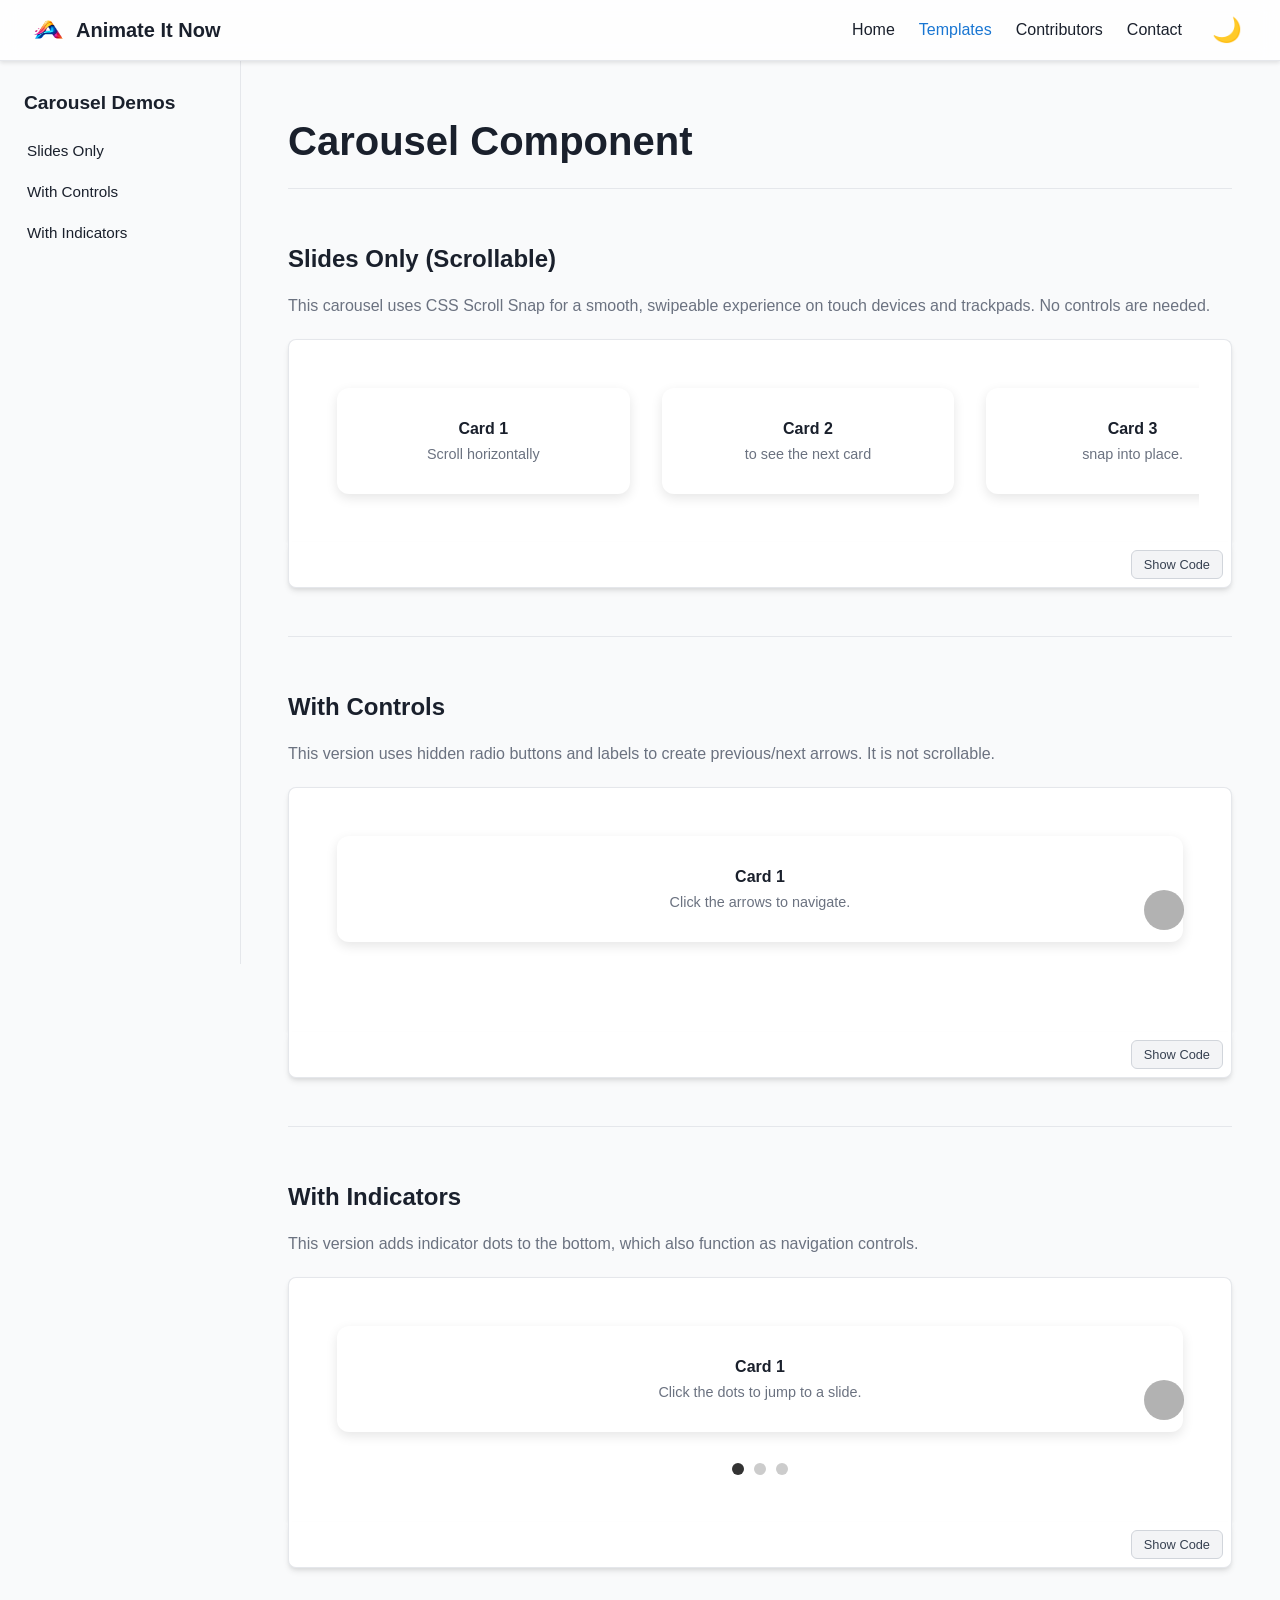
<file: templates/carousel.html>
<!DOCTYPE html>
<html lang="en">
<head>
    <meta charset="UTF-8" />
    <meta name="viewport" content="width=device-width, initial-scale=1.0" />
    <title>Carousel Component Demo</title>
    <!-- All necessary styles are included in this file for a complete template -->
    <style>
        /* --- Basic Page & Theme Setup (Synced with tooltip.html) --- */
        :root {
            --accent-color: #1976d2;
            --bg-color: #f9fafb;
            --text-color: #1a202c;
            --card-bg: #ffffff;
            --card-shadow: 0 4px 6px -1px rgba(0, 0, 0, 0.1), 0 2px 4px -1px rgba(0, 0, 0, 0.06);
            --border-color: #e5e7eb;
            --sidebar-bg: #f9fafb;
            --code-bg: #2d3748;
            --code-text: #e2e8f0;
            --btn-secondary-bg: #f3f4f6;
            --btn-secondary-text: #374151;
            --btn-secondary-border: #d1d5db;
            --nav-bg: rgba(255, 255, 255, 0.8);
            --nav-shadow: 0 2px 4px rgba(0,0,0,0.1);
        }

        html {
            scroll-behavior: smooth;
        }

        body {
            font-family: -apple-system, BlinkMacSystemFont, "Segoe UI", Roboto, sans-serif;
            background-color: var(--bg-color);
            color: var(--text-color);
            margin: 0;
            padding-top: 60px; /* Space for fixed navbar */
        }

        /* --- Navbar Styles --- */
        .navbar {
            position: fixed;
            top: 0;
            left: 0;
            right: 0;
            height: 60px;
            background-color: var(--nav-bg);
            backdrop-filter: blur(10px);
            -webkit-backdrop-filter: blur(10px);
            border-bottom: 1px solid var(--border-color);
            display: flex;
            align-items: center;
            justify-content: space-between;
            padding: 0 2rem;
            z-index: 20;
            box-shadow: var(--nav-shadow);
        }
        .nav-left {
            display: flex;
            align-items: center;
            gap: 0.75rem;
        }
        .logo {
            height: 32px;
            width: 32px;
        }
        .site-name {
            font-size: 1.25rem;
            font-weight: 600;
            margin: 0;
        }
        .nav-right {
            display: flex;
            align-items: center;
            gap: 1.5rem;
        }
        .nav-links {
            list-style: none;
            display: flex;
            gap: 1.5rem;
            margin: 0;
            padding: 0;
        }
        .nav-links a {
            color: var(--text-color);
            text-decoration: none;
            font-weight: 500;
            transition: color 0.2s;
        }
        .nav-links a:hover,
        .nav-links a.active {
            color: var(--accent-color);
        }
        #theme-toggle {
            background: none;
            border: none;
            font-size: 1.5rem;
            cursor: pointer;
            color: var(--text-color);
        }

        /* --- Page Layout --- */
        .container {
            display: flex;
        }
        .sidebar {
            width: 240px;
            flex-shrink: 0;
            background-color: var(--sidebar-bg);
            border-right: 1px solid var(--border-color);
            height: calc(100vh - 60px);
            position: fixed;
            top: 60px;
            left: 0;
            padding: 2rem 0;
            z-index: 10;
            overflow-y: auto;
        }
        .sidebar h2 {
            padding: 0 1.5rem;
            margin: 0 0 1rem 0;
            font-size: 1.2rem;
        }
        .sidebar-nav { list-style: none; padding: 0; margin: 0; }
        .sidebar-nav a { display: block; padding: 0.75rem 1.5rem; color: var(--text-color); text-decoration: none; font-size: 0.95rem; transition: background-color 0.2s; border-left: 3px solid transparent; }
        .sidebar-nav a:hover { background-color: rgba(0,0,0,0.05); }
        .sidebar-nav a:focus { font-weight: 600; color: var(--accent-color); border-left-color: var(--accent-color); }

        .main-content { margin-left: 240px; padding: 2rem 3rem; width: calc(100% - 240px); }
        .content-section { padding-top: 2rem; margin-bottom: 3rem; border-top: 1px solid var(--border-color); }
        .content-section:first-child { padding-top: 0; border-top: none; }

        h1 { font-size: 2.5rem; margin-bottom: 0.5rem; }
        h3 { font-size: 1.5rem; margin-bottom: 1.5rem; }
        p { margin-top: 0; margin-bottom: 1.5rem; color: #6b7280; }

        .demo-box { background: var(--card-bg); padding: 2rem; border-radius: 8px 8px 0 0; box-shadow: var(--card-shadow); border: 1px solid var(--border-color); border-bottom: none; }
        
        @media (max-width: 768px) {
            body { padding-top: 0; }
            .navbar { position: relative; }
            .container { display: block; }
            .sidebar { position: relative; top: 0; width: 100%; height: auto; border-right: none; border-bottom: 1px solid var(--border-color); }
            .main-content { margin-left: 0; width: 100%; padding: 1.5rem; }
        }

        /* --- Code Snippet Styles --- */
        .demo-actions { display: flex; justify-content: flex-end; gap: 0.5rem; padding: 0.5rem; background-color: var(--card-bg); border: 1px solid var(--border-color); border-top: none; border-radius: 0 0 8px 8px; box-shadow: var(--card-shadow); margin-bottom: 1rem; }
        .action-label { font-size: 0.8rem; padding: 6px 12px; background-color: var(--btn-secondary-bg); color: var(--btn-secondary-text); border: 1px solid var(--btn-secondary-border); border-radius: 6px; cursor: pointer; user-select: none; }
        .code-block { display: none; background-color: var(--code-bg); color: var(--code-text); padding: 1rem; border-radius: 8px; margin-top: -1rem; margin-bottom: 1rem; font-family: 'Courier New', Courier, monospace; white-space: pre-wrap; font-size: 0.85rem; }
        .code-toggle { display: none; }
        .code-toggle:checked ~ .code-block { display: block; }
        .code-toggle:checked ~ .demo-actions .show-code-label::after { content: 'Hide Code'; }
        .code-toggle:not(:checked) ~ .demo-actions .show-code-label::after { content: 'Show Code'; }

        /* --- CAROUSEL DEMO STYLES --- */
        .demo-card {
            background-color: #fff;
            border-radius: 12px;
            box-shadow: 0 4px 12px rgba(0,0,0,0.1);
            padding: 2rem;
            text-align: center;
        }
        .demo-card h4 { margin: 0 0 0.5rem; }
        .demo-card p { margin: 0; font-size: 0.9rem; color: #6b7280; }

        /* 1. Slides Only (Scroll Snap) */
        .scroll-carousel {
            display: flex;
            overflow-x: auto;
            scroll-snap-type: x mandatory;
            scrollbar-width: none;
        }
        .scroll-carousel::-webkit-scrollbar { display: none; }
        .scroll-carousel .slide {
            flex: 0 0 80%;
            padding: 1rem;
            scroll-snap-align: center;
        }
        @media (min-width: 768px) { .scroll-carousel .slide { flex-basis: 50%; } }
        @media (min-width: 1024px) { .scroll-carousel .slide { flex-basis: 33.33%; } }

        /* 2. Carousel with Controls & Indicators (Radio Hack) */
        .radio-carousel { position: relative; }
        .radio-carousel-viewport { position: relative; overflow: hidden; border-radius: 12px; min-height: 180px; }
        .radio-carousel-input { display: none; }
        .radio-carousel .slide {
            position: absolute; top: 0; left: 0; width: 100%; height: 100%;
            opacity: 0; visibility: hidden; transition: opacity 0.5s ease;
        }
        .radio-carousel .slide-content { padding: 1rem; }
        .carousel-control {
            position: absolute; top: 50%; transform: translateY(-50%);
            background-color: rgba(0,0,0,0.3); border-radius: 50%;
            width: 40px; height: 40px; cursor: pointer; z-index: 10;
            display: none;
        }
        .carousel-control.prev { left: 15px; }
        .carousel-control.next { right: 15px; }
        .carousel-indicators {
            position: absolute; bottom: 15px; left: 50%;
            transform: translateX(-50%); display: flex; gap: 10px; z-index: 10;
        }
        .indicator-dot {
            width: 12px; height: 12px; border-radius: 50%;
            background-color: #ccc; cursor: pointer;
        }

        /* --- CORRECTED CSS LOGIC --- */

        /* Logic for "With Controls" Carousel */
        #slide1-ctrl:checked ~ .radio-carousel-viewport .slide:nth-child(1),
        #slide2-ctrl:checked ~ .radio-carousel-viewport .slide:nth-child(2),
        #slide3-ctrl:checked ~ .radio-carousel-viewport .slide:nth-child(3) {
            opacity: 1; visibility: visible; position: relative;
        }
        #slide1-ctrl:checked ~ #next-1-ctrl,
        #slide2-ctrl:checked ~ #prev-2-ctrl, #slide2-ctrl:checked ~ #next-2-ctrl,
        #slide3-ctrl:checked ~ #prev-3-ctrl {
            display: block;
        }

        /* Logic for "With Indicators" Carousel */
        #slide1-ind:checked ~ .radio-carousel-viewport .slide:nth-child(1),
        #slide2-ind:checked ~ .radio-carousel-viewport .slide:nth-child(2),
        #slide3-ind:checked ~ .radio-carousel-viewport .slide:nth-child(3) {
            opacity: 1; visibility: visible; position: relative;
        }
        #slide1-ind:checked ~ .carousel-indicators label[for="slide1-ind"],
        #slide2-ind:checked ~ .carousel-indicators label[for="slide2-ind"],
        #slide3-ind:checked ~ .carousel-indicators label[for="slide3-ind"] {
            background-color: #333;
        }
        #slide1-ind:checked ~ #next-1-ind,
        #slide2-ind:checked ~ #prev-2-ind, #slide2-ind:checked ~ #next-2-ind,
        #slide3-ind:checked ~ #prev-3-ind {
            display: block;
        }
    </style>
</head>
<body>
    <nav class="navbar">
        <div class="nav-left">
            <!-- LOGO PATH CORRECTED HERE -->
            <img src="../images/logo.png" alt="Animate It Now Logo" class="logo" />
            <h1 class="site-name">Animate It Now</h1>
        </div>
        <div class="nav-right">
            <ul class="nav-links">
                <li><a href="../index.html">Home</a></li>
                <li><a href="../templates.html" class="active">Templates</a></li>
                <li><a href="../contributors.html">Contributors</a></li>
                <li><a href="../contact.html">Contact</a></li>
            </ul>
            <button id="theme-toggle" aria-label="Toggle dark/light mode">🌙</button>
        </div>
    </nav>

    <div class="container">
        <aside class="sidebar">
            <h2>Carousel Demos</h2>
            <nav>
                <ul class="sidebar-nav">
                    <li><a href="#slides-only" class="active">Slides Only</a></li>
                    <li><a href="#with-controls">With Controls</a></li>
                    <li><a href="#with-indicators">With Indicators</a></li>
                </ul>
            </nav>
        </aside>

        <main class="main-content">
            <header>
                <h1>Carousel Component</h1>
                <p></p>
            </header>

            <section id="slides-only" class="content-section">
                <h3>Slides Only (Scrollable)</h3>
                <p>This carousel uses CSS Scroll Snap for a smooth, swipeable experience on touch devices and trackpads. No controls are needed.</p>
                <div class="demo-box">
                    <div class="scroll-carousel">
                        <div class="slide"><div class="demo-card"><h4>Card 1</h4><p>Scroll horizontally</p></div></div>
                        <div class="slide"><div class="demo-card"><h4>Card 2</h4><p>to see the next card</p></div></div>
                        <div class="slide"><div class="demo-card"><h4>Card 3</h4><p>snap into place.</p></div></div>
                        <div class="slide"><div class="demo-card"><h4>Card 4</h4><p>This is card four.</p></div></div>
                    </div>
                </div>
                <input type="checkbox" class="code-toggle" id="toggle-slides-only">
                <div class="demo-actions">
                    <label for="toggle-slides-only" class="action-label show-code-label"></label>
                </div>
                <pre class="code-block">&lt;div class="scroll-carousel"&gt;
    &lt;div class="slide"&gt;&lt;div class="demo-card"&gt;...&lt;/div&gt;&lt;/div&gt;
    &lt;div class="slide"&gt;&lt;div class="demo-card"&gt;...&lt;/div&gt;&lt;/div&gt;
    &lt;div class="slide"&gt;&lt;div class="demo-card"&gt;...&lt;/div&gt;&lt;/div&gt;
&lt;/div&gt;</pre>
            </section>

            <section id="with-controls" class="content-section">
                <h3>With Controls</h3>
                <p>This version uses hidden radio buttons and labels to create previous/next arrows. It is not scrollable.</p>
                <div class="demo-box">
                    <div class="radio-carousel">
                        <input type="radio" name="carousel-controls" id="slide1-ctrl" class="radio-carousel-input" checked>
                        <input type="radio" name="carousel-controls" id="slide2-ctrl" class="radio-carousel-input">
                        <input type="radio" name="carousel-controls" id="slide3-ctrl" class="radio-carousel-input">
                        
                        <div class="radio-carousel-viewport">
                            <div class="slide"><div class="slide-content"><div class="demo-card"><h4>Card 1</h4><p>Click the arrows to navigate.</p></div></div></div>
                            <div class="slide"><div class="slide-content"><div class="demo-card"><h4>Card 2</h4><p>This is the second slide.</p></div></div></div>
                            <div class="slide"><div class="slide-content"><div class="demo-card"><h4>Card 3</h4><p>This is the final slide.</p></div></div></div>
                        </div>

                        <label for="slide2-ctrl" class="carousel-control next" id="next-1-ctrl"></label>
                        <label for="slide1-ctrl" class="carousel-control prev" id="prev-2-ctrl"></label>
                        <label for="slide3-ctrl" class="carousel-control next" id="next-2-ctrl"></label>
                        <label for="slide2-ctrl" class="carousel-control prev" id="prev-3-ctrl"></label>
                    </div>
                </div>
                <input type="checkbox" class="code-toggle" id="toggle-with-controls">
                <div class="demo-actions">
                    <label for="toggle-with-controls" class="action-label show-code-label"></label>
                </div>
                <pre class="code-block">&lt;!-- Radio inputs to manage state --&gt;
&lt;input type="radio" name="carousel-controls" id="slide1-ctrl" checked&gt;
&lt;input type="radio" name="carousel-controls" id="slide2-ctrl"&gt;
...
&lt;div class="radio-carousel-viewport"&gt;
    &lt;div class="slide"&gt;...&lt;/div&gt;
    &lt;div class="slide"&gt;...&lt;/div&gt;
&lt;/div&gt;
&lt;!-- Labels act as next/prev buttons --&gt;
&lt;label for="slide2-ctrl" class="carousel-control next"&gt;&lt;/label&gt;
&lt;label for="slide1-ctrl" class="carousel-control prev"&gt;&lt;/label&gt;
...</pre>
            </section>

            <section id="with-indicators" class="content-section">
                <h3>With Indicators</h3>
                <p>This version adds indicator dots to the bottom, which also function as navigation controls.</p>
                <div class="demo-box">
                    <div class="radio-carousel">
                        <input type="radio" name="carousel-indicators" id="slide1-ind" class="radio-carousel-input" checked>
                        <input type="radio" name="carousel-indicators" id="slide2-ind" class="radio-carousel-input">
                        <input type="radio" name="carousel-indicators" id="slide3-ind" class="radio-carousel-input">
                        
                        <div class="radio-carousel-viewport">
                            <div class="slide"><div class="slide-content"><div class="demo-card"><h4>Card 1</h4><p>Click the dots to jump to a slide.</p></div></div></div>
                            <div class="slide"><div class="slide-content"><div class="demo-card"><h4>Card 2</h4><p>The active dot is highlighted.</p></div></div></div>
                            <div class="slide"><div class="slide-content"><div class="demo-card"><h4>Card 3</h4><p>This combines all features.</p></div></div></div>
                        </div>

                        <label for="slide2-ind" class="carousel-control next" id="next-1-ind"></label>
                        <label for="slide1-ind" class="carousel-control prev" id="prev-2-ind"></label>
                        <label for="slide3-ind" class="carousel-control next" id="next-2-ind"></label>
                        <label for="slide2-ind" class="carousel-control prev" id="prev-3-ind"></label>

                        <div class="carousel-indicators">
                            <label for="slide1-ind" class="indicator-dot"></label>
                            <label for="slide2-ind" class="indicator-dot"></label>
                            <label for="slide3-ind" class="indicator-dot"></label>
                        </div>
                    </div>
                </div>
                <input type="checkbox" class="code-toggle" id="toggle-with-indicators">
                <div class="demo-actions">
                    <label for="toggle-with-indicators" class="action-label show-code-label"></label>
                </div>
                <pre class="code-block">&lt;!-- Add a container for the indicator labels --&gt;
&lt;div class="carousel-indicators"&gt;
    &lt;label for="slide1-ind" class="indicator-dot"&gt;&lt;/label&gt;
    &lt;label for="slide2-ind" class="indicator-dot"&gt;&lt;/label&gt;
    &lt;label for="slide3-ind" class="indicator-dot"&gt;&lt;/label&gt;
&lt;/div&gt;</pre>
            </section>

        </main>
    </div>
</body>
</html>
</file>
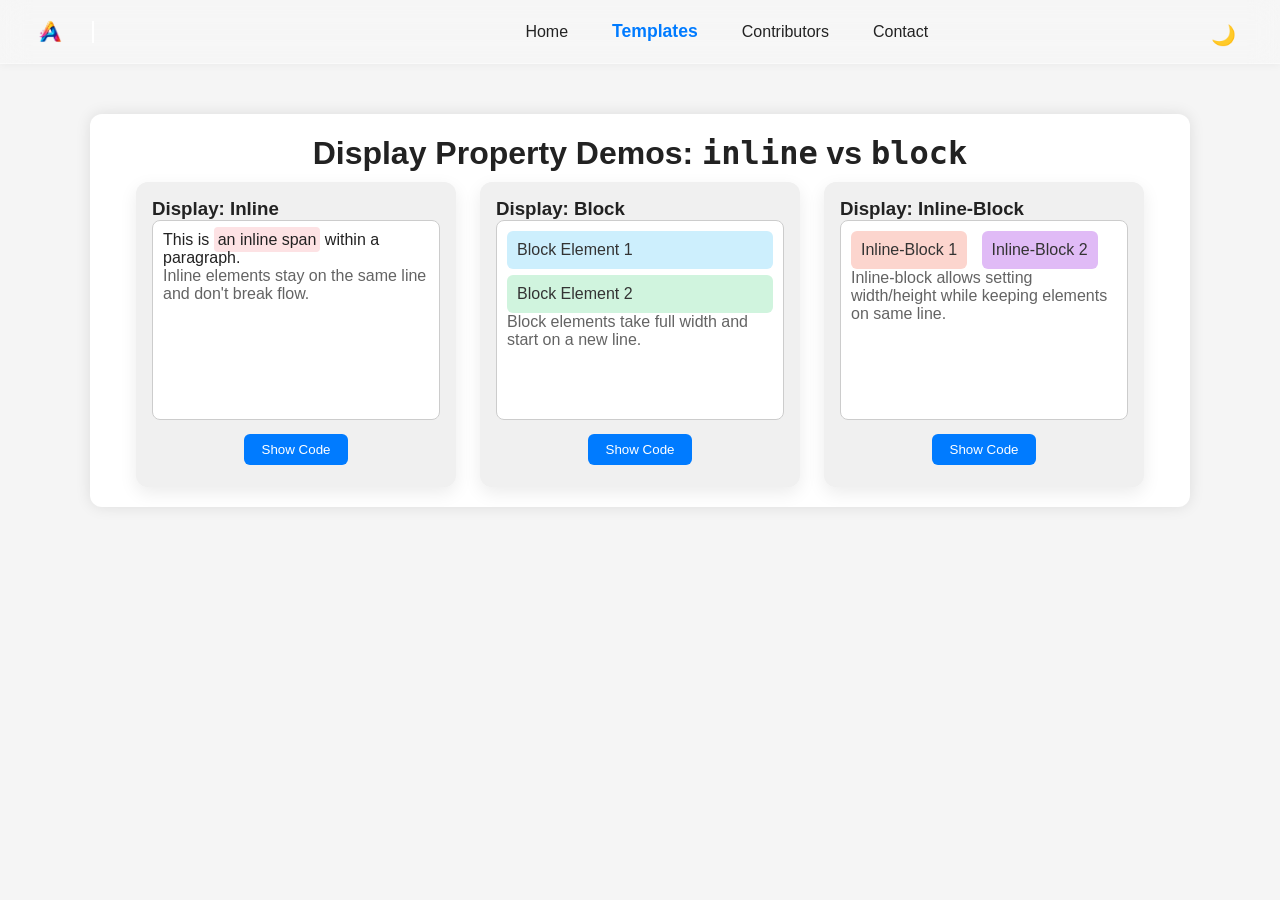
<file: templates/display.html>
<!DOCTYPE html>
<html lang="en">
<head>
  <meta charset="UTF-8" />
  <meta name="viewport" content="width=device-width, initial-scale=1.0"/>
  <title>Display: Inline vs Block</title>
  <link rel="stylesheet" href="../styles.css" />
</head>
<body>
  <nav class="navbar">
    <div class="nav-left">
      <img src="../images/logo.png" alt="Logo" class="logo" />
      <span class="site-name">AnimateItNow</span>
    </div>
    <ul class="nav-links">
      <li><a href="../index.html">Home</a></li>
      <li><a href="../templates.html" class="active">Templates</a></li>
      <li><a href="../contributors.html">Contributors</a></li>
      <li><a href="../contact.html">Contact</a></li>
    </ul>
    <button id="theme-toggle" aria-label="Toggle dark mode">🌙</button>
  </nav>

  <section>
    <h2>Display Property Demos: <code>inline</code> vs <code>block</code></h2>
    <div class="demo-container">

      <div class="demo-card">
        <h3>Display: Inline</h3>
        <div class="demo-preview">
          <p>This is <span style="display:inline; background:#fde2e4; padding:4px; border-radius:4px;">an inline span</span> within a paragraph.</p>
          <p style="opacity:0.7;">Inline elements stay on the same line and don't break flow.</p>
        </div>
        <button class="expand-btn" onclick="toggleCode(this)">Show Code</button>
        <div class="code-wrapper" style="position:relative;">
          <pre class="code-block">
&lt;p&gt;This is &lt;span style="display:inline; background:#ffeb3b; padding:4px;"&gt;an inline span&lt;/span&gt; within a paragraph.&lt;/p&gt;
&lt;p&gt;Inline elements stay on the same line and don't break flow.&lt;/p&gt;
          </pre>
        </div>
      </div>

      <div class="demo-card">
        <h3>Display: Block</h3>
        <div class="demo-preview">
          <div style="display:block; background:#cdeffd; color:#333; padding:10px; margin-bottom:6px; border-radius:6px;">Block Element 1</div>
          <div style="display:block; background:#d0f4de; color:#333; padding:10px; border-radius:6px;">Block Element 2</div>
          <p style="opacity:0.7;">Block elements take full width and start on a new line.</p>
        </div>
        <button class="expand-btn" onclick="toggleCode(this)">Show Code</button>
        <div class="code-wrapper" style="position:relative;">
          <pre class="code-block">
&lt;div style="display:block; background:#03a9f4; color:white; padding:10px;"&gt;Block Element 1&lt;/div&gt;
&lt;div style="display:block; background:#4caf50; color:white; padding:10px;"&gt;Block Element 2&lt;/div&gt;
&lt;p&gt;Block elements take full width and start on a new line.&lt;/p&gt;
          </pre>
        </div>
      </div>

      <div class="demo-card">
        <h3>Display: Inline-Block</h3>
        <div class="demo-preview">
          <div style="display:inline-block; background:#fcd5ce; color:#333; padding:10px; margin-right:10px; border-radius:6px;">Inline-Block 1</div>
          <div style="display:inline-block; background:#e0bbf6; color:#333; padding:10px; border-radius:6px;">Inline-Block 2</div>
          <p style="opacity:0.7;">Inline-block allows setting width/height while keeping elements on same line.</p>
        </div>
        <button class="expand-btn" onclick="toggleCode(this)">Show Code</button>
        <div class="code-wrapper" style="position:relative;">
          <pre class="code-block">
&lt;div style="display:inline-block; background:#e91e63; color:white; padding:10px;"&gt;Inline-Block 1&lt;/div&gt;
&lt;div style="display:inline-block; background:#9c27b0; color:white; padding:10px;"&gt;Inline-Block 2&lt;/div&gt;
&lt;p&gt;Inline-block allows setting width/height while keeping elements on same line.&lt;/p&gt;
          </pre>
        </div>
      </div>

    </div>
  </section>

  <script>
    function toggleCode(button) {
      let wrapper = button.nextElementSibling;
      let codeBlock;
      // Always expect wrapper to be .code-wrapper, else wrap it
      if (wrapper.classList && wrapper.classList.contains('code-wrapper')) {
        codeBlock = wrapper.querySelector('.code-block');
      } else if (wrapper.classList && wrapper.classList.contains('code-block')) {
        codeBlock = wrapper;
        // If not wrapped, wrap it now
        const newWrapper = document.createElement('div');
        newWrapper.className = 'code-wrapper';
        newWrapper.style.position = 'relative';
        wrapper.parentNode.insertBefore(newWrapper, wrapper);
        newWrapper.appendChild(wrapper);
        wrapper = newWrapper;
      } else {
        return;
      }
      const isVisible = codeBlock.style.display === "block";
      codeBlock.style.display = isVisible ? "none" : "block";
      button.textContent = isVisible ? "Show Code" : "Hide Code";

      // Add/remove copy button
      if (!isVisible) {
        if (!wrapper.querySelector('.copy-btn')) {
          const copyBtn = document.createElement('button');
          copyBtn.className = 'copy-btn';
          copyBtn.textContent = 'Copy';
          copyBtn.type = 'button';
          copyBtn.onclick = function(e) {
            e.stopPropagation();
            copyCode(codeBlock, copyBtn);
          };
          wrapper.appendChild(copyBtn);
        }
      } else {
        const btn = wrapper.querySelector('.copy-btn');
        if (btn) btn.remove();
      }
    }

    function copyCode(codeBlock, btn) {
      btn.style.display = 'none';
      const code = codeBlock.innerText;
      btn.style.display = '';
      navigator.clipboard.writeText(code).then(() => {
        btn.textContent = 'Copied!';
        setTimeout(() => { btn.textContent = 'Copy'; }, 1200);
      });
    }

    const themeToggleBtn = document.getElementById('theme-toggle');

    function updateThemeIcon() {
      if (document.body.classList.contains('dark-theme')) {
        themeToggleBtn.textContent = '☀';
        themeToggleBtn.setAttribute('aria-label', 'Toggle light mode');
      } else {
        themeToggleBtn.textContent = '🌙';
        themeToggleBtn.setAttribute('aria-label', 'Toggle dark mode');
      }
    }

    themeToggleBtn.addEventListener('click', () => {
      document.body.classList.toggle('dark-theme');
      updateThemeIcon();
    });

    window.addEventListener('DOMContentLoaded', updateThemeIcon);
  </script>

  <style>
    :root {
      --nav-text: #222;
      --bg-light: #f5f5f5;
      --bg-dark: #121212;
      --text-dark: #fff;
      --accent: #007BFF;
      --transition: 0.3s ease;
    }
    body {
      font-family: Arial, sans-serif;
      margin: 0;
      padding-top: 64px;
      background: var(--bg-light);
      color: var(--nav-text);
      transition: background-color var(--transition), color var(--transition);
    }
    .dark-theme {
      background: var(--bg-dark);
      color: var(--text-dark);
    }
    .navbar {
      position: fixed;
      top: 0;
      left: 0;
      right: 0;
      height: 64px;
      background: rgba(255, 255, 255, 0.15);
      display: flex;
      align-items: center;
      justify-content: space-between;
      padding: 0 2rem;
      box-shadow: 0 2px 8px rgba(0, 0, 0, 0.04);
      z-index: 1000;
      backdrop-filter: blur(14px);
      border-bottom: 1px solid rgba(255, 255, 255, 0.4);
    }
    .nav-left {
      display: flex;
      align-items: center;
    }
    .logo {
      width: 36px;
      height: 36px;
      margin-right: 0.75rem;
      object-fit: contain;
    }
    .site-name {
      font-weight: 700;
      font-size: 1.2rem;
    }
    .nav-links {
      list-style: none;
      display: flex;
      gap: 1.5rem;
      margin: 0;
      padding: 0;
    }
    .nav-links a {
      text-decoration: none;
      color: var(--nav-text);
      font-weight: 500;
      transition: color var(--transition);
      position: relative;
    }
    .nav-links a.active,
    .nav-links a:hover {
      color: var(--accent);
    }
    #theme-toggle {
      cursor: pointer;
      background: none;
      border: none;
      font-size: 20px;
      padding: 6px 12px;
      border-radius: 6px;
      transition: 0.3s ease;
    }
    section {
      max-width: 1100px;
      margin: 50px auto;
      padding: 20px;
      background: #fff;
      border-radius: 12px;
      box-shadow: 0 0 15px rgba(0,0,0,0.1);
    }
    .dark-theme section {
      background: #1e1e1e;
    }
    h2 {
      text-align: center;
      font-size: 2rem;
      margin-bottom: 10px;
    }
    .demo-container {
      display: flex;
      flex-wrap: wrap;
      justify-content: center;
      gap: 24px;
    }
    .demo-card {
      width: 320px;
      background: #f0f0f0;
      border-radius: 12px;
      padding: 16px;
      overflow: hidden;
      box-shadow: 0 6px 18px rgba(0,0,0,0.08);
      transition: 0.3s;
    }
    .demo-card:hover {
      transform: translateY(-4px);
    }
    .demo-preview {
      background: white;
      height: 200px;
      overflow-y: auto;
      border-radius: 8px;
      padding: 10px;
      border: 1px solid #ccc;
    }
    .demo-preview::-webkit-scrollbar {
      width: 8px;
    }
    .demo-preview::-webkit-scrollbar-thumb {
      background: #ccc;
      border-radius: 4px;
    }
    .expand-btn {
      display: block;
      margin: 14px auto 6px;
      padding: 8px 18px;
      background-color: var(--accent);
      color: #fff;
      border: none;
      border-radius: 6px;
      cursor: pointer;
      transition: opacity 0.2s ease;
    }
    .expand-btn:active {
      opacity: 0.6;
    }
    .code-block {
      display: none;
      background: #222;
      color: #ddd;
      padding: 16px;
      font-size: 0.85rem;
      border-radius: 8px;
      margin-top: 10px;
      white-space: pre-wrap;
      overflow-x: auto;
      position: relative; /* For copy button positioning */
    }
    .copy-btn {
      position: absolute;
      top: 12px;
      right: 16px;
      background: #444;
      color: #fff;
      border: none;
      border-radius: 4px;
      padding: 5px 12px;
      font-size: 0.9em;
      cursor: pointer;
      z-index: 2;
      opacity: 0.85;
      transition: background 0.2s, opacity 0.2s;
    }
    .copy-btn:hover {
      background: #007bff;
      opacity: 1;
    }
  </style>
</body>
</html>
</file>
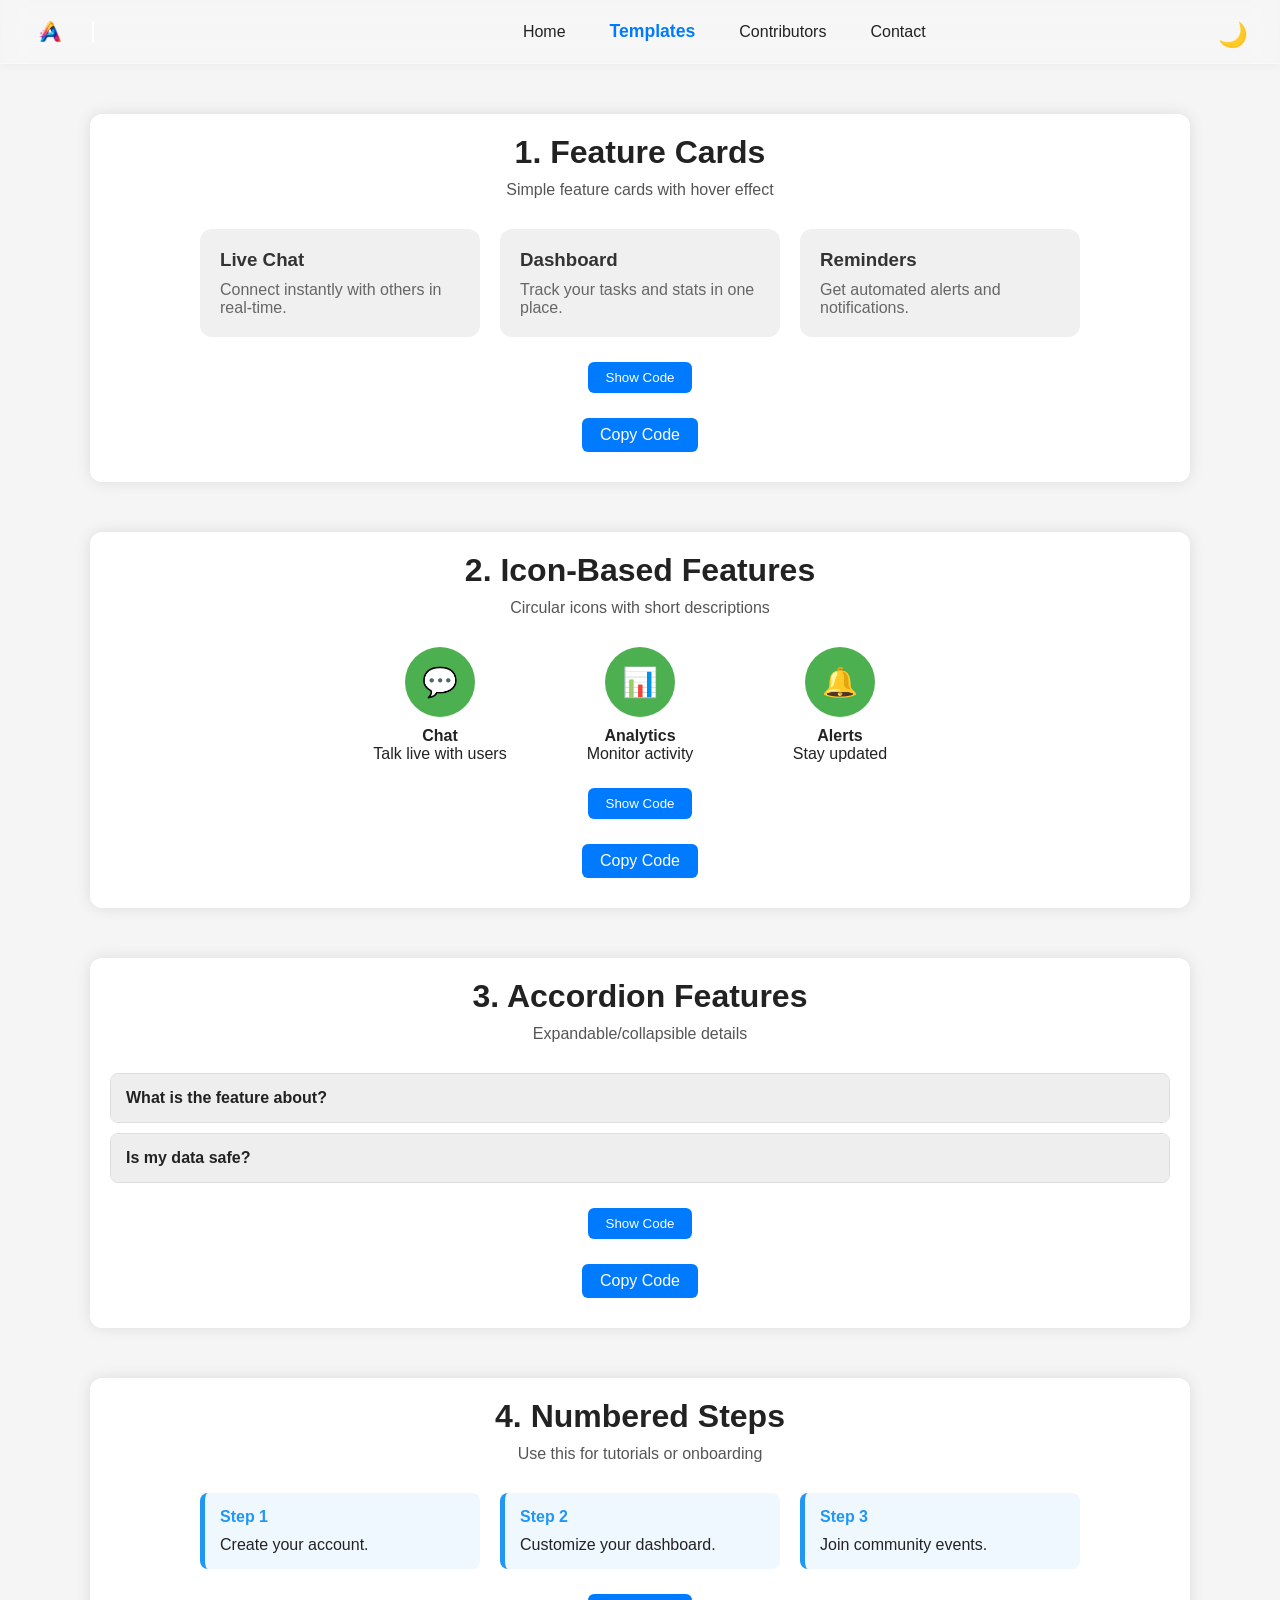
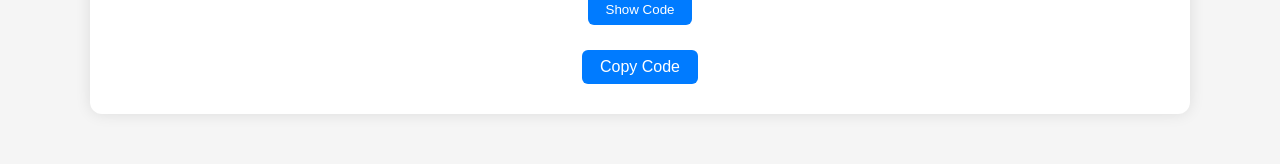
<file: templates/feature.html>
<!DOCTYPE html>
<html lang="en">
  <head>
    <meta charset="UTF-8" />
    <meta name="viewport" content="width=device-width, initial-scale=1.0" />
    <title>Feature Section Variants with Expandable Code</title>
    <link rel="stylesheet" href="../styles.css" />
    <style>
      /* Your navbar CSS (unchanged) */
      .navbar {
        position: fixed;
        top: 0;
        left: 0;
        right: 0;
        height: 64px;
        background: rgba(255, 255, 255, 0.15);
        color: var(--nav-text);
        display: flex;
        align-items: center;
        justify-content: space-between;
        padding: 0 2rem;
        box-shadow: 0 2px 8px rgba(0, 0, 0, 0.04);
        z-index: 1000;
        backdrop-filter: blur(14px);
        -webkit-backdrop-filter: blur(12px);
        backdrop-filter: blur(12px);
        border-bottom: 1px solid rgba(255, 255, 255, 0.4);
        transition: background var(--transition), color var(--transition);
      }

      .nav-left {
        display: flex;
        align-items: center;
      }
      .logo {
        width: 36px;
        height: 36px;
        margin-right: 0.75rem;
        object-fit: contain;
      }
      .site-name {
        font-weight: 700;
        font-size: 1.2rem;
        letter-spacing: 0.5px;
      }
      .nav-links {
        list-style: none;
        display: flex;
        gap: 1.5rem;
        margin: 0;
        padding: 0;
      }
      .nav-links a {
        text-decoration: none;
        color: var(--nav-text);
        font-weight: 500;
        transition: color var(--transition);
        position: relative;
      }
      .nav-links a.active,
      .nav-links a:hover {
        color: var(--accent);
      }
      #theme-toggle {
        background: none;
        border: none;
        font-size: 1.5rem;
        cursor: pointer;
        margin-left: 1.5rem;
        color: var(--nav-text);
        transition: color var(--transition);
      }

      /* Base variables and body */
      :root {
        --nav-text: #222;
        --accent: #007bff;
        --transition: 0.3s ease;
      }

      body {
        font-family: Arial, sans-serif;
        background: #f5f5f5;
        margin: 0;
        padding: 0;
        padding-top: 64px; /* offset for fixed navbar */
        color: #222;
        transition: background-color 0.3s ease, color 0.3s ease;
      }

      section {
        max-width: 1100px;
        margin: 50px auto;
        padding: 20px;
        background: #fff;
        border-radius: 12px;
        box-shadow: 0 0 15px rgba(0, 0, 0, 0.1);
        transition: background-color 0.3s ease, color 0.3s ease;
      }

      h2 {
        text-align: center;
        font-size: 2rem;
        margin-bottom: 10px;
      }

      .subtitle {
        text-align: center;
        color: #555;
        margin-bottom: 30px;
        transition: color 0.3s ease;
      }

      .card-container,
      .icon-container,
      .steps-container {
        display: flex;
        flex-wrap: wrap;
        gap: 20px;
        justify-content: center;
      }

      .card {
        background: #f0f0f0;
        border-radius: 12px;
        padding: 20px;
        width: 280px;
        transition: 0.3s;
        color: #222;
      }

      .card:hover {
        transform: translateY(-5px);
        box-shadow: 0 6px 20px rgba(0, 0, 0, 0.15);
      }

      .card h3 {
        margin-bottom: 10px;
        color: #333;
      }

      .card p {
        color: #666;
      }

      .icon-box {
        text-align: center;
        width: 180px;
        color: #222;
      }

      .circle {
        width: 70px;
        height: 70px;
        margin: 0 auto 10px;
        background: #4caf50;
        border-radius: 50%;
        color: white;
        display: flex;
        align-items: center;
        justify-content: center;
        font-size: 1.8rem;
      }

      .accordion-item {
        margin-bottom: 10px;
        border-radius: 8px;
        overflow: hidden;
        border: 1px solid #ddd;
        color: #222;
      }

      .accordion-title {
        background: #eee;
        padding: 15px;
        cursor: pointer;
        font-weight: bold;
      }

      .accordion-content {
        padding: 15px;
        display: none;
        background: #f9f9f9;
      }

      .step-box {
        border-left: 5px solid #2196f3;
        padding: 15px;
        border-radius: 8px;
        background: #f0f8ff;
        width: 280px;
        color: #222;
      }

      .step-box .step-number {
        font-weight: bold;
        margin-bottom: 10px;
        color: #2196f3;
      }

      /* Code reveal */
      .expand-btn {
        display: block;
        margin: 25px auto 10px;
        padding: 8px 18px;
        background-color: var(--accent);
        color: #fff;
        border: none;
        border-radius: 6px;
        cursor: pointer;
        transition: background-color 0.3s ease;
      }
      .expand-btn:hover {
        background-color: #0056b3;
      }

      .code-block {
        display: none;
        background: #222;
        color: #ddd;
        padding: 20px;
        font-size: 0.85rem;
        border-radius: 8px;
        margin-top: 10px;
        white-space: pre-wrap;
        overflow-x: auto;
        transition: background-color 0.3s ease, color 0.3s ease;
      }

      @media (max-width: 600px) {
        .card,
        .step-box,
        .icon-box {
          width: 90%;
        }
      }

      /* Dark mode variables */
      body.dark-theme {
        --nav-text: #eee;
        --accent: #90caf9;
        background-color: #121212;
        color: #eee;
      }

      body.dark-theme .navbar {
        background: rgba(40, 40, 40, 0.6);
        border-bottom: 1px solid rgba(255, 255, 255, 0.1);
        box-shadow: none;
      }

      body.dark-theme .nav-links a {
        color: var(--nav-text);
      }
      body.dark-theme .nav-links a.active,
      body.dark-theme .nav-links a:hover {
        color: var(--accent);
      }
      body.dark-theme #theme-toggle {
        color: var(--nav-text);
      }

      body.dark-theme section {
        background-color: #1f1f1f;
        box-shadow: 0 0 20px rgb(255 255 255 / 0.1);
      }

      body.dark-theme .subtitle {
        color: #bbb;
      }

      body.dark-theme .card {
        background-color: #222;
        color: #ddd;
      }
      body.dark-theme .card:hover {
        box-shadow: 0 6px 20px rgba(255, 255, 255, 0.15);
        transform: translateY(-5px);
      }
      body.dark-theme .card h3 {
        color: #ddd;
      }
      body.dark-theme .card p {
        color: #bbb;
      }
      body.dark-theme .icon-box {
        color: #ddd;
      }
      body.dark-theme .circle {
        background: #388e3c;
        color: #ddd;
      }
      body.dark-theme .accordion-item {
        border-color: #444;
        color: #ddd;
      }
      body.dark-theme .accordion-title {
        background: #333;
      }
      body.dark-theme .accordion-content {
        background: #222;
      }
      body.dark-theme .step-box {
        background: #222;
        border-left-color: #90caf9;
        color: #ddd;
      }
      body.dark-theme .step-box .step-number {
        color: #90caf9;
      }
      body.dark-theme .code-block {
        background-color: #111;
        color: #ddd;
      }
      .copy-btn {
        display: block;
        margin: 25px auto 10px;
        padding: 8px 18px;
        background-color: var(--accent);
        color: #fff;
        border: none;
        border-radius: 6px;
        font-size: 1rem;
        cursor: pointer;
        transition: background-color var(--transition), transform 0.1s ease;
      }
      .copy-btn:hover {
        background-color: #0056b3;
      }
      .copy-btn:active {
        transform: scale(0.95);
      }
      .copy-btn:disabled {
        opacity: 0.6;
        cursor: default;
      }
    </style>
  </head>
  <body>
    <nav class="navbar">
      <div class="nav-left">
        <img src="../images/logo.png" alt="Logo" class="logo" />
        <span class="site-name">AnimateItNow</span>
      </div>
      <ul class="nav-links">
        <li><a href="../index.html">Home</a></li>
        <li><a href="../templates.html" class="active">Templates</a></li>
        <li><a href="../contributors.html">Contributors</a></li>
        <li><a href="../contact.html">Contact</a></li>
      </ul>
      <button id="theme-toggle" aria-label="Toggle dark/light mode">🌙</button>
    </nav>

    <!-- Feature Card Section -->
    <section>
      <h2>1. Feature Cards</h2>
      <p class="subtitle">Simple feature cards with hover effect</p>
      <div class="card-container">
        <div class="card">
          <h3>Live Chat</h3>
          <p>Connect instantly with others in real-time.</p>
        </div>
        <div class="card">
          <h3>Dashboard</h3>
          <p>Track your tasks and stats in one place.</p>
        </div>
        <div class="card">
          <h3>Reminders</h3>
          <p>Get automated alerts and notifications.</p>
        </div>
      </div>
      <button class="expand-btn" onclick="toggleCode(this)">Show Code</button>
      <div class="code-block">
        &lt;style&gt; .card-container { display: flex; gap: 20px; flex-wrap:
        wrap; } .card { background: #f0f0f0; border-radius: 12px; padding: 20px;
        width: 280px; } .card:hover { transform: translateY(-5px); box-shadow: 0
        6px 20px rgba(0,0,0,0.15); } &lt;/style&gt; &lt;div class="card"&gt;
        &lt;h3&gt;Live Chat&lt;/h3&gt; &lt;p&gt;Connect instantly with
        others.&lt;/p&gt; &lt;/div&gt;
      </div>
      <button class="expand-btn copy-btn" aria-label="Copy code">Copy Code</button>
    </section>

    <!-- Icon Features Section -->
    <section>
      <h2>2. Icon-Based Features</h2>
      <p class="subtitle">Circular icons with short descriptions</p>
      <div class="icon-container">
        <div class="icon-box">
          <div class="circle">💬</div>
          <h4>Chat</h4>
          <p>Talk live with users</p>
        </div>
        <div class="icon-box">
          <div class="circle">📊</div>
          <h4>Analytics</h4>
          <p>Monitor activity</p>
        </div>
        <div class="icon-box">
          <div class="circle">🔔</div>
          <h4>Alerts</h4>
          <p>Stay updated</p>
        </div>
      </div>
      <button class="expand-btn" onclick="toggleCode(this)">Show Code</button>
      <div class="code-block">
        &lt;div class="icon-box"&gt; &lt;div class="circle"&gt;💬&lt;/div&gt;
        &lt;h4&gt;Chat&lt;/h4&gt; &lt;p&gt;Talk live with users&lt;/p&gt;
        &lt;/div&gt; .circle { width: 70px; height: 70px; border-radius: 50%;
        background: #4CAF50; display: flex; align-items: center;
        justify-content: center; color: #fff; }
      </div>
      <button class="expand-btn copy-btn" aria-label="Copy code">Copy Code</button>
    </section>

    <!-- Accordion Section -->
    <section>
      <h2>3. Accordion Features</h2>
      <p class="subtitle">Expandable/collapsible details</p>
      <div class="accordion-item">
        <div
          class="accordion-title"
          onclick="this.nextElementSibling.style.display = this.nextElementSibling.style.display === 'block' ? 'none' : 'block';"
        >
          What is the feature about?
        </div>
        <div class="accordion-content">
          This feature allows you to connect and collaborate.
        </div>
      </div>
      <div class="accordion-item">
        <div
          class="accordion-title"
          onclick="this.nextElementSibling.style.display = this.nextElementSibling.style.display === 'block' ? 'none' : 'block';"
        >
          Is my data safe?
        </div>
        <div class="accordion-content">
          Yes, we use strong encryption for your data.
        </div>
      </div>
      <button class="expand-btn" onclick="toggleCode(this)">Show Code</button>
      <div class="code-block">
        &lt;div class="accordion-item"&gt; &lt;div
        class="accordion-title"&gt;Click to expand&lt;/div&gt; &lt;div
        class="accordion-content"&gt;Hidden content here&lt;/div&gt;
        &lt;/div&gt; .accordion-title { background: #eee; padding: 15px; cursor:
        pointer; } .accordion-content { display: none; background: #f9f9f9;
        padding: 15px; }
      </div>
      <button class="expand-btn copy-btn" aria-label="Copy code">Copy Code</button>
    </section>

    <!-- Step Section -->
    <section>
      <h2>4. Numbered Steps</h2>
      <p class="subtitle">Use this for tutorials or onboarding</p>
      <div class="steps-container">
        <div class="step-box">
          <div class="step-number">Step 1</div>
          <p>Create your account.</p>
        </div>
        <div class="step-box">
          <div class="step-number">Step 2</div>
          <p>Customize your dashboard.</p>
        </div>
        <div class="step-box">
          <div class="step-number">Step 3</div>
          <p>Join community events.</p>
        </div>
      </div>
      <button class="expand-btn" onclick="toggleCode(this)">Show Code</button>
      <div class="code-block">
        &lt;div class="step-box"&gt; &lt;div class="step-number"&gt;Step
        1&lt;/div&gt; &lt;p&gt;Create your account.&lt;/p&gt; &lt;/div&gt;
        .step-box { border-left: 5px solid #2196F3; background: #f0f8ff;
        padding: 15px; border-radius: 8px; }
      </div>
      <button class="expand-btn copy-btn" aria-label="Copy code">Copy Code</button>
    </section>

    <script>
      function toggleCode(button) {
        const code = button.nextElementSibling;
        const isVisible = code.style.display === "block";
        code.style.display = isVisible ? "none" : "block";
        button.textContent = isVisible ? "Show Code" : "Hide Code";
      }

      document.querySelectorAll(".copy-btn").forEach((btn) => {
        btn.addEventListener("click", async () => {
          const codeBlock = btn.previousElementSibling;
          try {
            await navigator.clipboard.writeText(codeBlock.innerText);
            btn.textContent = "Copied!";
            btn.disabled = true;
            setTimeout(() => {
              btn.textContent = "Copy Code";
              btn.disabled = false;
            }, 1500);
          } catch (err) {
            console.error("Copy failed:", err);
          }
        });
      });

      // Dark mode toggle
      const themeToggleBtn = document.getElementById("theme-toggle");
      themeToggleBtn.addEventListener("click", () => {
        document.body.classList.toggle("dark-theme");
        if (document.body.classList.contains("dark-theme")) {
          themeToggleBtn.textContent = "☀️";
          themeToggleBtn.setAttribute("aria-label", "Toggle light mode");
        } else {
          themeToggleBtn.textContent = "🌙";
          themeToggleBtn.setAttribute("aria-label", "Toggle dark mode");
        }
      });
    </script>
  </body>
</html>
</file>
<file: styles.css>
/* Reset and base styles */
* {
  margin: 0;
  padding: 0;
  box-sizing: border-box;
}

:root {
  --primary-bg: #f9f9f9;
  --primary-text: #222;
  --accent: #4f8cff;
  --nav-bg: #fff;
  --nav-text: rgba(255,255,255);
  --nav-text-60: rgba(255,255,255,0.7);
  --footer-bg: #222;
  --footer-text: #fff;
  --card-bg: #fff;
  --card-shadow: 0 2px 8px rgba(0, 0, 0, 0.07);
  --transition: 0.3s cubic-bezier(0.4, 0, 0.2, 1);
  --light: #f9f9f9;
  --secondary: #2563eb;
  --primary: #4f8cff;
  --white: #ffffff;
  --test-color: #1dc5c8;
  --light-color: #ced6e0;
  --dark-color: #2f3542;
  --box-shadow: rgb(0 0 2 / 35%) 0px 20px 30px -10px;

}

body {
  font-family: "Segoe UI", Arial, sans-serif;
  background: url("images/bg.jpg") no-repeat center center fixed;
  background-size: cover;
  background-color: var(--primary-bg);
  color: var(--primary-text);
  transition: background var(--transition), color var(--transition);
  min-height: 100vh;
  transition: background 0.5s ease 0.2s;
}

.list-group {
  list-style: none; /* Removes bullets */
  padding: 0;
  margin: 0;
}

.list-group-item {
  background-color: #f9f9f9;
  margin: 8px 0;
  padding: 12px 16px;
  border-radius: 8px;
  box-shadow: 0 2px 4px rgba(0, 0, 0, 0.1);
  font-weight: 500;
  transition: background-color 0.3s ease;
}

.list-group-item:hover {
  background-color: #e0e0e0;
}

/* NAVBAR */
.navbar {
  display: flex;
  justify-content: space-between;
  align-items: center;
  padding: 18px 50px;
  background: rgba(2, 13, 47);
  -webkit-backdrop-filter: blur(14px);
  backdrop-filter: blur(14px);
  box-shadow: 0 8px 24px rgba(0, 0, 0, 0.12);
  position: sticky;
  top: 0;
  z-index: 1000;
  border-bottom: 1px solid rgba(255, 255, 255, 0.15);
}

/* Left Logo Section */
.nav-left {
  display: flex;
  align-items: center;
  width: 25ch;
  position: relative;
  gap: 12px;
  color:#00d1ff
}

.logo {
  height: 36px;
  width: 36px;
  animation: pulse 2s infinite;
}
.site-name {
  font-weight: 700;
  font-size: 1.3rem;
  letter-spacing: 0.5px;
  cursor: pointer;
  border-right: 2px solid var(--white);
  white-space: nowrap;
  overflow: hidden;
  width: 0;
  /* Add animation in website Name */
  animation: typing 3s steps(14) 1s infinite,
    blink 0.6s infinite step-end alternate;
}

@keyframes typing {
  0% {
    width: 0;
  }
  50% {
    width: 14ch;
  }
  70% {
    width: 14ch;
  }
  100% {
    width: 0;
  }
}

@keyframes blink {
  50% {
    border-color: transparent;
  }
}

/* .site-name {
  font-size: 1.6rem;
  font-weight: bold;
  color: #1b1717;
  animation: fadeInLeft 0.8s ease;
}  */

/* Navigation Links */
.nav-links {
  display: flex;
  gap: 32px;
  list-style: none;
}

.nav-links li {
  display: flex;
  align-items: center;
}
.nav-links a {
  color: var(--nav-text-60);
  text-decoration: none;
  font-size: 1rem;
  padding: 8px 10px;
  position: relative;
  transition: all 0.3s ease;
  font-weight: 500;
}

.nav-links a:hover {
  text-shadow: 0 0 6px rgba(255, 255, 255, 0.4);
  background: linear-gradient(135deg, #3f5efb, #9f5de2, #ff6ec4);
  background-clip: text;
  -webkit-background-clip: text;
  color: transparent;
  -webkit-text-fill-color: transparent;
}
.nav-links a::after {
  content: '';
    position: absolute;
    left: 8px;
    bottom:3px;
    width: 84%;
    height: 1px;
    background: #fff;
    transform-origin: right;
    transform: scaleX(0);
    transition: transform .5s;
}

.nav-links a:hover::after {
  transform: scaleX(1);
  transform-origin: left;
}

.nav-links a.active {
 text-shadow: 0 0 6px rgba(255, 255, 255, 0.4);
  font-weight: 700;
  color: var(--nav-text);
  font-size: 1.1rem;
}

.github-icon svg {
  fill: #ffffff;
  margin-top: 4px;
  transition: fill 0.3s ease;
}

.github-icon:hover svg {
  fill: #24292e; /* GitHub Original colour on hover */
}

@media (prefers-color-scheme: dark) {
  .github-icon svg path {
    fill: #ffffff;
  }
}


#cursor-snake {
  position: fixed;
  top: 0;
  left: 0;
  pointer-events: none;
  z-index: 9999;
}

.snake-dot {
  position: absolute;
  width: 10px;
  height: 10px;
  background-color: #00d1ff;
  border-radius: 50%;
  box-shadow: 0 0 8px #00d1ff;
}


/* ProgressBar */
#progress-bar {
  position: fixed;
  top: 0;
  left: 0;
  width: 0%;
  height: 0.4rem;
  background: linear-gradient(135deg, #3f5efb, #9f5de2, #ff6ec4);
  z-index: 9999;
}

/* Theme Toggle */
#theme-toggle {
  margin-top: 6px;
  background: transparent;
  border: none;
  color: #fff;
  font-size: 1.2rem;
  cursor: pointer;
  transition: transform 0.3s ease;
}

#theme-toggle:hover {
  transform: rotate(20deg) scale(1.2);
}

/* Animations */
@keyframes pulse {
  0%,
  100% {
    transform: scale(1);
  }
  50% {
    transform: scale(1.1);
  }
}

@keyframes fadeInLeft {
  from {
    opacity: 0;
    transform: translateX(-20px);
  }
  to {
    opacity: 1;
    transform: translateX(0);
  }
}

/* Snake Cursor Toggle Switch */
.nav-links .switch {
  position: relative;
  display: inline-block;
  width: 40px;
  height: 22px;
}

.nav-links .switch input {
  opacity: 0;
  width: 0;
  height: 0;
}

.nav-links .slider {
  position: absolute;
  cursor: pointer;
  top: 0;
  left: 0;
  right: 0;
  bottom: 0;
  background-color: #888;
  transition: 0.4s;
  border-radius: 34px;
}

.nav-links .slider:before {
  position: absolute;
  content: "";
  height: 16px;
  width: 16px;
  left: 3px;
  bottom: 3px;
  background-color: white;
  transition: 0.4s;
  border-radius: 50%;
}

.nav-links .switch input:checked + .slider {
  background-color: #4caf50;
}

.nav-links .switch input:checked + .slider:before {
  transform: translateX(18px);
}
.fade-in span{
  color: #00d1ff;
}

/* Landing Section */
.landing-section {
  /* background: url("images/bg.jpg") center center / cover no-repeat; */
  min-height: 100vh;
  width: 100%;
  display: flex;
  flex-direction: column;
  justify-content: center;
  align-items: center;
  text-align: center;
  padding: 2rem;
  color: var(--text-color); /* if you're using CSS variables */
}

.landing-section::after {
  content: "";
  position: absolute;
  bottom: 0;
  left: 0;
  height: 150px;
  width: 100%;
}

.landing-section h1 {
  font-size: 2.5rem;
  font-weight: 800;
  margin-bottom: 1rem;
}
.landing-section h2 {
  font-size: 1.3rem;
  font-weight: 500;
  margin-bottom: 1.2rem;
  color: #4f8cff;
}
.landing-section p {
  max-width: 600px;
  margin: 0 auto 2rem auto;
  font-size: 1.1rem;
  color: #444;
}
.cta-btn {
  display: inline-block;
  background: var(--accent);
  color: #fff;
  font-weight: 600;
  padding: 0.9em 2.2em;
  border-radius: 2em;
  font-size: 1.1rem;
  text-decoration: none;
  box-shadow: 0 4px 16px rgba(79, 140, 255, 0.12);
  transition: background 0.2s, transform 0.2s;
  animation: bounce 1.2s infinite alternate;
}
.cta-btn:hover {
  background: #2563eb;
  transform: scale(1.05);
}

/* Animations */
@keyframes fadeIn {
  from {
    opacity: 0;
    transform: translateY(30px);
  }
  to {
    opacity: 1;
    transform: translateY(0);
  }
}
.fade-in {
  opacity: 0;
  animation: fadeIn 1s forwards;
}
.fade-in.delay-1 {
  animation-delay: 0.3s;
}
.fade-in.delay-2 {
  animation-delay: 0.6s;
}
@keyframes bounce {
  0% {
    transform: translateY(0);
  }
  100% {
    transform: translateY(-10px);
  }
}

/* Info Sections */
main {
  width: 100%;
  margin: 0 auto;
  padding: 2rem 1rem 2rem 1rem;
  max-width: 900px;
  padding-bottom: 8.5rem; /* Space for footer */
  display: flex; /* Main content area used flex */
  flex-direction: column;
  gap: 3rem; /* Space between sections */
}
.info-section {
  /* margin: 3rem 0; */

  padding: 2rem 1.5rem;
  background: rgba(255, 255, 255, 0.85); /* Light semi-transparent */
  border-radius: 1.2rem;
  box-shadow: var(--card-shadow);

  transform: translateY(40px);
  transition: opacity 0.7s, transform 0.7s;
}
.info-section.visible {
  opacity: 1;
  transform: translateY(0);
}
.info-section h2 {
  margin-bottom: 0.7rem;
  color: var(--accent);
}
.info-section p {
  color: #444;
}
/* Testmonials */
.site{
  height: 100vh;
  display: flex;
  align-items: center;
  justify-content: center;
}
.container{
  max-width: 1100px;
  width: 100%;
  padding: 0 30px;
  margin: 0 auto;

}
.testi{
  max-width: 900px;
  margin: 0 auto;
}
.testi .head{
  text-align: center;
  margin-bottom: 60px;
}
.testi .head h3{
  font-size: 34px;
  font-weight: 800;
}
.testi .wrapper {
  display: flex;
  flex-direction: column;
  align-items: center;
  gap: 60px;
  padding: 30px 0;
}
.testi .thumbnail{
  width: 150px;
  height: 150px;
  position: relative;
  flex-shrink: 0;
}
.testi .thumbnail img{
  object-fit: cover;
  width: 100%;
  height: 100%;
  border-radius: 50%;
  transform: scale(2);
  transition: transform .5s;
}
.testi .swiper-slide-active .thumbnail img {
   transform: scale(1);
}
.testi .thumbnail::before{
  content: '';
  position: absolute;
  bottom: 0;
  left: 0;
  width: calc(100% + 30px);
  height: calc(100% + 10px);
  background-color: #1dc5c8;
  border-radius: 50%;
  z-index: -1;
  box-shadow: var(--box-shadow);
  transition: border-radius .5s .3s;
}
.testi .swiper-slide-active .thumbnail::before{
  border-radius: 50% 50% 50% 50% / 50% 10% 90% 50%;
}
.testi .aside {
  position: relative;
  padding-top: 15px;
  display: flex;
  flex-direction: column;
  align-self: flex-end;
}
.testi .aside > p {
  position: relative;
  font-size: 14px;
  line-height: normal;
  margin-bottom: 30px;

}
.testi .aside > p::before,
.testi .aside > p::after{
  font-family: serif;
  font-size: 80px;
  line-height: 1;
  position: absolute;
  color: #1dc5c8;
  height: 40px;
  z-index: -1;
}
.testi .aside > p::before {
  content: open-quote;
  top: -40px;
  left: 10px;
}
.testi .aside > p::after {
  content: close-quote;
  right: 0;
}
.testi .aside .name {
  position: relative;
  width: fit-content;
  line-height: 1;
}
.testi .aside .name h4 {
  font-size: 22px;
  font-weight: 800;
  color: #1dc5c8;
  opacity: .8;
}
.testi .aside .name p {
  font-size: 12px;
  text-align: right;
}
.testi :is(.swiper-button-next, .swiper-button-prev){
  background-color: var(--light-color);
  top: 35%;
  width: 62px;
  height: 62px;
  border-radius: 50%;
  transition: background-color .3s;
  box-shadow: var(--box-shadow);
}
.testi :is(.swiper-button-next, .swiper-button-prev):hover{
  background-color: var(--test-color);
}
.testi :is(.swiper-button-next, .swiper-button-prev) ::after{
  font-size: 16px;
  font-weight: 800;
  color: var(--white);
}
.testi .swiper-pagination {
  position: relative;
}
.testi .swiper-pagination span{
  background-color: var(--light-color);
  opacity: 1;
  transition: width .3s;
}
.testi .swiper-pagination .swiper-pagination-bullet-active {
  width: 26px;
  border-radius: 4px;
  background-color: var(--test-color);
}
@media screen and (min-width: 768px) {
  .testi .wrapper{
    flex-direction: row;
    padding: 30px 100px;
  }
  .testi .thumbnail{
    width: 200px;
    height: 200px;
  }
  .testi :is(.swiper-button-next, .swiper-button-prev){
    top: 50%;
  }
}

/* FOOTER */
.footer {
 background: linear-gradient(135deg, #3f5efb, #9f5de2, #ff6ec4);
  color: #ffffff;
  padding: 50px 20px 30px;
  margin-top: 80px;
  box-shadow: 0 -6px 20px rgba(0, 0, 0, 0.12);
  font-family: "Segoe UI", sans-serif;
  position: relative;
  width: 100%;
}

/* Footer main content container */
.footer-content {
  display: flex;
  justify-content: space-between;
  align-items: flex-start;
  flex-wrap: wrap;
  width: 100%;
  max-width: 800px; /* 🔹 Decreased width */
  margin: 0 auto;
  padding-bottom: 20px;
}

/* Left content block */
.footer-left {
  flex: 1;
  min-width: 260px;
  padding-right: 50px;
}

.footer-left h2 {
  font-size: 1.6rem;
  margin-bottom: 10px;
  color: #ffffff;
}

.footer-left p {
  font-size: 1rem;
  line-height: 1.6;
  opacity: 0.85;
}

/* Right content block */
.footer-right {
  flex: 1;
  min-width: 220px;
  padding-left: 50px;
}

.footer-right h4 {
  font-size: 1.2rem;
  margin-bottom: 12px;
  color: #ffffff;
  padding: 5px;
}

.footer-right ul {
  list-style: none;
  padding: 0;
  margin: 0;
}

.footer-right li {
  margin-bottom: 10px;
}

.footer-right a {
  color: #e0eaff;
  text-decoration: none;
  font-size: 1rem;
  transition: color 0.3s ease, transform 0.2s ease;
}

.footer-right a:hover {
  color: #e4f2fc;
  transform: translateX(5px);
}
/* for mobile version */
@media (max-width: 768px) {
  .footer-content {
    flex-direction: column;
    align-items: center; /* centers items horizontally */
    text-align: center;   /* centers text */
  }

  .footer-left, .footer-right {
    width: 100%;
    padding: 15px 0;
  }
}

/* Bottom section with copyright */
.footer-bottom {
  text-align: center;
  font-size: 0.9rem;
  opacity: 0.85;
  border-top: 1px solid rgba(255, 255, 255, 0.5);
  padding-top: 15px;
  margin-top: 20px;
  max-width: 800px; /* 🔹 Match with content width */
  margin-left: auto;
  margin-right: auto;
}

/* Highlight "Anuj" with tooltip */
.footer-bottom .highlight {
  font-weight: bold;
  color: #ffe05d;
  position: relative;
  cursor: help;
}

.footer-bottom .highlight:hover::after {
  content: "Contributor";
  position: absolute;
  bottom: 125%;
  left: 50%;
  transform: translateX(-50%);
  background-color: #1e2bff;
  color: #fff;
  padding: 5px 10px;
  font-size: 0.75rem;
  border-radius: 6px;
  white-space: nowrap;
  box-shadow: 0 4px 8px rgba(0, 0, 0, 0.15);
  opacity: 1;
  z-index: 10;
}

/* Responsive adjustments */
@keyframes neonPulse {
  0% {
    box-shadow: 0 0 10px rgba(138, 180, 248, 0.2),
                0 0 20px rgba(138, 180, 248, 0.15);
  }
  50% {
    box-shadow: 0 0 20px rgba(138, 180, 248, 0.35),
                0 0 30px rgba(138, 180, 248, 0.25);
  }
  100% {
    box-shadow: 0 0 10px rgba(138, 180, 248, 0.2),
                0 0 20px rgba(138, 180, 248, 0.15);
  }
}

  @keyframes flowingNeonLite {
  0% {
    box-shadow:
      0 0 10px rgba(138, 180, 248, 0.4),
      0 0 18px rgba(138, 180, 248, 0.25),
      0 0 26px rgba(138, 180, 248, 0.15);
  }
  50% {
    box-shadow:
      0 0 18px rgba(138, 180, 248, 0.6),
      0 0 36px rgba(138, 180, 248, 0.4),
      0 0 54px rgba(138, 180, 248, 0.25);
  }
  100% {
    box-shadow:
      0 0 10px rgba(138, 180, 248, 0.4),
      0 0 18px rgba(138, 180, 248, 0.25),
      0 0 26px rgba(138, 180, 248, 0.15);
  }
}


body.dark .contact-container {
  background: rgba(255, 255, 255, 0.05);
  border: 1px solid rgba(255, 255, 255, 0.25);
  border-radius: 20px;
  padding: 2rem;
  animation: neonPulse 3s ease-in-out infinite;
  transition: all 0.3s ease;
}

@media (max-width: 768px) {
  .footer-content {
    display: flex;
    flex-direction: column;
    align-items: center; /* ✅ Ensure footer sections are centered */
    text-align: center;
  }

  .footer-right {
    display: flex;
    flex-direction: column;
    align-items: center;
    text-align: center;
    width: 100%;
    margin-top: 20px;
  }

  .footer-right ul {
    display: flex;
    justify-content: center;
    align-items: center;
    flex-wrap: wrap;
    gap: 15px;
    list-style: none;
    padding: 0;
    margin: 10px 0 0 0;
  }

  .footer-right li {
    margin: 0;
  }
}

/* Dark Theme */
body.dark {
  --primary-bg: #181a20;
  --primary-text: #f9f9f9;
  --nav-bg: #23272f;
  --nav-text: #f3f3f3;
  --footer-bg: #23272f;
  --footer-text: #f3f3f3;
  --card-bg: #23272f;
  background: url("images/bgdark.png") no-repeat center center fixed;
  background-size: cover;
  background-position: center;
}

body.dark .landing-section {
  height: 100vh;
  width: 100%;
  background: url("images/bgdark.png") no-repeat center center fixed;
  background-size: cover;
  background-position: center;
}

body.dark .info-section p {
  color: #c4c0c0;
}
body.dark .landing-section p {
  color: #c4c0c0;
}
/* Templates Page */

.templates-main {
  max-width: 1100px;
  margin: 0 auto;
  padding: 6rem 1rem 2rem 1rem;
  margin-bottom: 5rem;
}

.templates-main h1 {
  text-align: center;
  margin: 2.5rem;
  font-size: 2.5rem;
  font-weight: 700;

  letter-spacing: 1px;
  animation: fadeIn 1s ease-in-out;

  color: rgb(0, 0, 0);
}

.templates-grid {
  display: grid;
  grid-template-columns: repeat(auto-fit, minmax(260px, 1fr));
  gap: 2rem;
  width: 100%;
}

.template-card {
  background: var(--card-bg);
  border-radius: 1.1rem;
  box-shadow: 0 4px 12px rgba(0, 0, 0, 0.25);
  padding: 2rem 1.2rem 1.5rem 1.2rem;
  display: flex;
  flex-direction: column;
  align-items: center;
  transform: translateY(40px);
  animation: none;
  position: relative;
  overflow: hidden;
  transition: opacity 0.7s, transform 0.7s;
}

.template-card.visible {
  opacity: 1;
  transform: translateY(0);
}

.template-card:hover {
  transform: translateY(-5px) scale(1.02);
  box-shadow: 0 8px 20px rgba(0, 0, 0, 0.08);
}

.template-card h2 {
  font-size: 1.2rem;
  margin-bottom: 1.1rem;
  color: black;
  font-weight: 600;
  text-align: center;
}

.template-preview {
  width: 140px;
  height: 90px;
  border-radius: 0.8rem;
  margin-bottom: 1.2rem;
  background: #e0e7ff;
  display: flex;
  align-items: center;
  justify-content: center;
  box-shadow: 0 2px 12px rgba(79, 140, 255, 0.1);
  position: relative;
  transition: transform 0.4s ease;
}

.template-card:hover .template-preview {
  transform: scale(1.05);
}

.template-btn {
  margin-top: 1rem;
  padding: 0.6rem 1.2rem;
  border: none;
  border-radius: 0.6rem;
  background-color: var(--accent);
  color: white;
  font-weight: 600;
  text-decoration: none;
  transition: background-color 0.3s ease, transform 0.3s ease;
}

.template-btn:hover {
  transform: translateY(-2px);
  background-color: var(--accent);
  opacity: 1;
}

.dark .footer{
  background: linear-gradient(to right, #061a1c, #2a2a2a);
  color: #f0f0f0;
}
/* Preview styles */
.login-preview {
  background: linear-gradient(135deg, #4f8cff 60%, #e0e7ff 100%);
  position: relative;
}

.login-preview::before {
  content: "";
  display: block;
  width: 60px;
  height: 30px;
  background: #fff;
  border-radius: 6px;
  position: absolute;
  left: 20px;
  top: 20px;
  box-shadow: 0 2px 8px rgba(0, 0, 0, 0.07);
}

.button-preview {
  background: linear-gradient(90deg, var(--light) 60%, var(--primary) 100%);
}

.button-preview::before {
  content: "";
  display: block;
  width: 60px;
  height: 18px;
  background: #4f8cff;
  border-radius: 9px;
  position: absolute;
  left: 20px;
  top: 26px;
  animation: buttonPulse 1.2s infinite alternate;
}

@keyframes buttonPulse {
  0% {
    opacity: 0.7;
  }
  100% {
    opacity: 1;
    transform: scale(1.08);
  }
}

.loader-preview {
  background: var(--light);
  display: flex;
  align-items: center;
  justify-content: center;
}

.loader-preview::before {
  content: "";
  display: block;
  width: 24px;
  height: 24px;
  border: 3px solid #4f8cff;
  border-top: 3px solid #e0e7ff;
  border-radius: 50%;
  animation: spin 1s linear infinite;
}

@keyframes spin {
  0% {
    transform: rotate(0deg);
  }
  100% {
    transform: rotate(360deg);
  }
}

.modal-preview {
  background: var(--light);
}

.modal-preview::before {
  content: "";
  display: block;
  width: 60px;
  height: 30px;
  background: #4f8cff;
  border-radius: 6px;
  position: absolute;
  left: 20px;
  top: 20px;
  box-shadow: 0 2px 8px rgba(0, 0, 0, 0.07);
}
.timer-preview {
  background: linear-gradient(135deg, #e0e7ff 60%, #4f8cff 100%);
  position: relative;
  border-radius: 8px;
  overflow: hidden;
}

.timer-preview::before {
  content: "";
  width: 50px;
  height: 50px;
  background: white;
  border-radius: 50%;
  position: absolute;
  top: 50%;
  left: 50%;
  transform: translate(-50%, -50%);
  box-shadow: 0 4px 10px rgba(0, 0, 0, 0.1);
}
.timer-preview::after {
  content: "";
  position: absolute;
  width: 2px;
  height: 20px;
  background-color: #4f8cff;
  top: calc(50% - 20px);
  left: 50%;
  transform-origin: bottom center;
  transform: translateX(-50%) rotate(0deg);
  animation: tick 8s linear infinite;
}

@keyframes tick {
  from {
    transform: translateX(-50%) rotate(0deg);
  }
  to {
    transform: translateX(-50%) rotate(360deg);
  }
}
.template-btn {
  margin-top: 0.7rem;
  background: var(--accent);
  color: var(--light);
  border: none;
  border-radius: 0.3em;
  text-decoration: none;
  padding: 0.6em 1.5em;
  font-size: 1rem;
  font-weight: 600;
  cursor: pointer;
  box-shadow: 0 2px 8px rgba(79, 140, 255, 0.1);
  transition: background 0.2s, transform 0.2s;
  text-decoration: none;
}
.template-btn:hover {
  background: var(--secondary);
  transform: scale(1.05);
}

.footer {
  background: linear-gradient(135deg, #3f5efb, #9f5de2, #ff6ec4);
  color: white;
  text-align: center;
  padding: 1.5rem 1rem;
  font-size: 1rem;
  width: 100%;
}

.footer-left,
.footer-right {
  flex: 1;
  min-width: 250px;
}

.footer-content {
  display: flex;
  flex-wrap: wrap;
  justify-content: space-between;
  align-items: flex-start;
  padding: 2rem 1rem;
  gap: 1rem;
}

.footer-right ul {
  display: flex;
  flex-direction: column;
  gap: 0.5rem;
}

.footer-left {
  display: flex;
  flex-direction: column;
  gap: 0.5rem;
  padding: 1rem 0.5rem;
  text-align: left;
}

.footer-bottom {
  padding-top: 1rem;
  font-size: 0.9rem;
}

/* Responsive Design */
@media (max-width: 768px) {
  .footer-left {
    align-items: center;
    justify-content: center;
    text-align: center;
  }
}

@media (max-width: 900px) {
  .templates-main {
    max-width: 98vw;
  }
}

@media (max-width: 700px) {
  .navbar {
    padding: 0 1rem;
  }

  .nav-links {
    gap: 1rem;
  }

  .templates-grid {
    grid-template-columns: 1fr;
    gap: 1.2rem;
  }

  .templates-main h1 {
    font-size: 1.4rem;
  }
}

@media (max-width: 500px) {
  .navbar {
    flex-direction: column;
    height: auto;
    padding: 0.5rem 0.5rem;
  }

  .nav-left {
    margin-bottom: 0.5rem;
  }

  .nav-links {
    /* Remove stacking */
    flex-direction: row;
    flex-wrap: wrap;
    justify-content: center;
    gap: 0.8rem;
  }

  .site-name {
    font-size: 1rem;
  }
}

/* Contributors Page */
.contributor-card {
  background: var(--card-bg);
  border-radius: 1.1rem;
  box-shadow: var(--card-shadow);
  padding: 1.5rem;
  text-align: center;
  text-decoration: none; /* Removes underline from the link */
  color: var(--primary-text);
  transition: transform 0.2s ease-in-out, box-shadow 0.2s ease-in-out;
}

.contributor-card:hover {
  transform: translateY(-5px);
  box-shadow: 0 8px 24px rgba(0, 0, 0, 0.1);
}

.contributor-avatar {
  width: 90px;
  height: 90px;
  border-radius: 50%;
  margin-bottom: 1rem;
  border: 3px solid var(--accent);
}

.contributor-card h3 {
  margin-bottom: 0.5rem;
  color: var(--accent);
  font-size: 1.2rem;
}

.contributor-card p {
  font-size: 0.9rem;
  color: #555;
}

body.dark .contributor-card p {
  color: #bbb;
}

body.dark .contributor-card:hover {
  box-shadow: 0 8px 24px rgba(79, 140, 255, 0.15);
}

/* Main headings on all pages */

.contributors-main h1,
.contact-main h1 {
  text-align: center;
  margin-top: 7rem;
  margin-bottom: 2.5rem;
  font-size: 2.1rem;
  font-weight: 700;
}
@media (max-width: 700px) {
  .contributors-main h1,
  .contact-main h1 {
    font-size: 1.4rem;
    margin-top: 5.5rem;
  }
}

/* Contact Form Styles */
.contact {
  background: url("images/bg.jpg");
  background-repeat: no-repeat;
  background-size: cover;
  background-position: center;
}
.main-section {
  width: 100%;
  display: flex;
  justify-content: center;
  align-items: center;
}
.contact-main {
  width: 80%;
  padding: 1rem;
  margin-bottom: 4rem;
}
.contact-main h1 {
  font-size: 3rem;
  font-weight: 800;
  text-align: center;
  background: linear-gradient(to right, red,blue);
  color: transparent;
  -webkit-background-clip: text;
  text-shadow: 0 2px 4px rgba(0, 0, 0, 0.15),
               0 4px 8px rgba(79, 140, 255, 0.25);
  margin-bottom: 1.5rem;
  transition: all 0.3s ease;
}

.contact-container {
 background: conic-gradient(from -90deg,
  rgba(85, 131, 181, 0.5),  /* gentle blue */
  rgba(76, 165, 150, 0.5),   /* jade mint */
  rgba(212, 178, 219, 0.5),  /* soft moss */
  rgba(255, 255, 255, 0.5),  /* whitewash */
  rgba(85, 131, 181, 0.5)   /* soft moss again */
);

 /* Translucent background */
  border: 1px solid rgba(255, 255, 255, 0.3); /* Light, semi-transparent border */
  border-radius: 16px; /* Rounded corners for the glass effect */
  box-shadow: 0 4px 30px rgba(0, 0, 0, 0.1);
  border: 1px solid rgba(138, 180, 248, 0.4);
  border-radius: 20px;
  padding: 2.5rem;
  animation:  flowingNeonLite 3s ease-in-out infinite;
  transition: all 0.4s ease;
}

.contact-container:hover {
  transform: scale(1.01);
}
.contact-form {
  width: 100%;
}

.form-group {
  margin-bottom: 1.8rem;
}

.form-group label {
  display: block;
  margin-bottom: 0.6rem;
  font-weight: 500;
  color: var(--primary-text);
  font-size: 0.95rem;
}

.form-group input,
.form-group textarea {
  width: 100%;
  padding: 0.8rem;
  border: 1px solid rgba(14, 5, 5, 0.15);
  border-radius: 0.5rem;
  font-size: 1rem;
  font-family: inherit;
  background: rgba(255, 255, 255, 0.30);
  color: var(--primary-text);
  transition: border 0.2s ease;
  box-shadow: 0 0 3px rgba(255, 255, 255, 0.06);
}

.form-group input:focus,
.form-group textarea:focus {
  outline: none;
  border-color: var(--accent);
}

.form-group textarea {
  resize: vertical;
  min-height: 120px;
}

.contact-button {
  display: flex;
  justify-content: center;
  align-items: center;

}

 #submit{
  cursor: pointer;
  padding: 0.85rem 2rem;
  background: linear-gradient(135deg, #4e927f, #a8d5c4);
  font-weight:600px;
  font-size: 1rem;
  border-radius: 95px  8px;
  transition: all 0.2s;
 }
 #submit:active{
  background-color: #163bb1;
 }

.show-btn {
  display: inline-block;
  margin: 15px;
  padding: 15px 30px;
  text-align: center;
  font-size: 18px;
  letter-spacing: 1px;
  text-decoration: none;
  color: #121212;
  background: transparent;
  cursor: pointer;
  transition: ease-out 0.5s;
  border: 2px solid #121212;
  border-radius: 10px;
  box-shadow: inset 0 0 0 0 #121212;
}

.show-btn:hover {
  color: #fff;
  box-shadow: inset 0 -100px 0 0 #121212;
}

/* Dark theme support */
body.dark .form-group input,
body.dark .form-group textarea {
  background-color: rgba(255, 255, 255, 0.03); 
  border: 1px solid rgba(255, 255, 255, 0.1);
  color: #ffffff;
  padding: 0.8rem 1rem;
  border-radius: 10px;
  font-size: 1rem;
}

body.dark .form-group input::placeholder,
body.dark .form-group textarea::placeholder {
  color: #bbbbbb;
}

body.dark .nav-links a {
  color: #e0e0e0;
  text-shadow: 0 0 1px rgba(255, 255, 255, 0.15),
}

body.dark .contact-main h1 {
  /* color: #8aadf4; */
  background: linear-gradient(to right, rgb(80, 12, 80),rgb(143, 220, 160));
  color: transparent;
  -webkit-background-clip: text;
  text-shadow:
  0 0 4px rgba(138, 180, 248, 0.4),  
  0 0 10px rgba(138, 180, 248, 0.2),  
  0 0 20px rgba(138, 180, 248, 0.1);  

}

body.dark .animated-btn-section h1 {
  color: #ffffff;
}

body.dark .animated-btn-section .show-btn {
  display: inline-block;
  margin: 15px;
  padding: 15px 30px;
  text-align: center;
  font-size: 18px;
  letter-spacing: 1px;
  text-decoration: none;
  color: #fff;
  background: transparent;
  cursor: pointer;
  transition: ease-out 0.5s;
  border: 2px solid #fff;
  border-radius: 10px;
  box-shadow: inset 0 0 0 0 #fff;
}

body.dark .show-btn:hover{
  color: #121212;
  box-shadow: inset 0 -100px 0 0 #fff;
}

body.dark .animated-btn-section .show-code {
  border: 1px solid #fff;
}

body.dark .navbar {
  background: var(--primary-bg);
  box-shadow: 0.8rem 0.8rem 0.5rem rgba(0, 0, 0, 0.04);
}

body.dark .contact-container {
  background: rgba(255, 255, 255, 0.05);
  border: 1px solid rgba(255, 255, 255, 0.25);
  border-radius: 20px;
  padding: 2rem;
  animation: neonPulse 3s ease-in-out infinite alternate;
  transition: all 0.3s ease;
}

body.contact.dark {
  background: url("images/bgdark.png") no-repeat center center;
  background-size: cover;
  background-position: center;
}

body.dark .form-group input:focus,
body.dark .form-group textarea:focus {
  border-color: var(--accent);
  outline: none;
}


/* Tab responsive */
@media (max-width: 700px) {
  .contact-main {
    padding: 5rem 2rem 2rem 1rem;
  }

  .contact-container {
    padding: 2rem;
  }
}

/* /* Mobile responsive */ 
@media (max-width: 430px) {
  .contact-main {
    padding: 0px;
  }

  .contact-container {
    padding: 2rem;
  }

  .form-group{
    padding: 1px;
  }
  .contact-form{
    padding: 1px;
  }
  .contact-main h1{
    font-size: 2.2rem;
  }
}


/* Disabled button styles */
.submit-btn:disabled,
.submit-btn.disabled {
  background: #9ca3af;
  cursor: not-allowed;
  transform: none;
  box-shadow: none;
  opacity: 0.6;
}

.submit-btn:disabled:hover,
.submit-btn.disabled:hover {
  background: #9ca3af;
  transform: none;
  box-shadow: none;
}

/* Dark theme disabled state */
body.dark .submit-btn:disabled,
body.dark .submit-btn.disabled {
  background: #4b5563;
  color: #9ca3af;
}

body.dark .submit-btn:disabled:hover,
body.dark .submit-btn.disabled:hover {
  background: #4b5563;
}

/* Scroll Reveal Animation */
.scroll-reveal {
  opacity: 0;
  transform: translateY(40px);
  transition: opacity 0.6s ease-out, transform 0.6s ease-out;
}

.scroll-reveal.show {
  opacity: 1;
  transform: translateY(0);
}

#cursor-snake {
  position: fixed;
  top: 0;
  left: 0;
  pointer-events: none;
  z-index: 9999;
}

.snake-dot {
  position: absolute;
  width: 22px;
  height: 22px;
  border-radius: 50%;
  background: radial-gradient(circle, #69f 0%, #2357ff 80%);
  box-shadow: 0 0 12px rgba(79, 140, 255, 0.7), 0 0 18px rgba(35, 87, 255, 0.5);
  opacity: 0.85;
  transition: transform 0.2s ease;
  will-change: transform, left, top;
}



/* About Page Styles */
/* For WebKit browsers (Chrome, Safari, Edge) */
::-webkit-scrollbar {
  width: 10px;
}

::-webkit-scrollbar-track {
  background: #f0f0f0;
  border-radius: 10px;
}

::-webkit-scrollbar-thumb {
  background: linear-gradient(145deg, #c1c7cc, #aab2b8);
  border-radius: 10px;
  border: 2px solid #f0f0f0;
  transition: background 0.3s ease;
}

::-webkit-scrollbar-thumb:hover {
  background: linear-gradient(145deg, #9fa6ad, #889097);
}

/* About Page - Styles */
.about-main {
  max-width: 900px;
  margin: 100px auto 0;
  padding: 0 20px 100px;
}

.about-header {
  text-align: center;
  margin-bottom: 60px;
}

.about-title {
  font-size: 2.8rem;
  font-weight: 700;
  margin-bottom: 15px;
  background-clip: text;
  letter-spacing: 0.5px;
  word-spacing: 5px;
}

.about-subtitle {
  font-size: 1.1rem;
  color: var(--accent);
  max-width: max-content;
  margin: 0 auto;
  padding: 5px 10px;
  border-radius: 10px;
  letter-spacing: 0.5px;
  box-shadow: 0 4px 10px rgba(79, 140, 255, 0.3);
}

.about-section {
  background: var(--card-bg);
  border-radius: 12px;
  padding: 25px;
  margin-bottom: 30px;
  box-shadow: var(--card-shadow);
  display: flex;
  gap: 20px;
  align-items: flex-start;
  transition: transform 0.3s ease;
}

.about-section:hover {
  transform: translateY(-5px);
}

.about-icon {
  font-size: 2rem;
  margin-top: 5px;
}

.about-content {
  flex: 1;
}

.about-content h2 {
  color: var(--accent);
  margin-bottom: 15px;
  font-size: 1.5rem;
}

.about-tech-list {
  display: flex;
  flex-wrap: wrap;
  gap: 12px;
}

.about-tech-item {
  background: rgba(79, 140, 255, 0.1);
  padding: 10px 18px;
  border-radius: 6px;
  transition: all 0.3s ease;
  font-weight: 500;
}

.about-tech-item:hover {
  color: white;
  background: var(--accent);
  transform: translateY(-2px);
  box-shadow: 0 4px 12px rgba(79, 140, 255, 0.2);
}

.about-audience {
  display: grid;
  grid-template-columns: repeat(auto-fit, minmax(200px, 1fr));
  gap: 20px;
}

.about-audience-item {
  background: var(--card-bg);
  border: 1px solid rgba(79, 140, 255, 0.3);
  padding: 20px;
  border-radius: 8px;
  transition: all 0.3s ease;
  box-shadow: 0 2px 8px rgba(0, 0, 0, 0.05);
}

.about-audience-item:hover {
  transform: translateY(-5px);
  border: 1px solid rgba(79, 140, 255, 0.1);
  box-shadow: 0 8px 20px rgba(0, 0, 0, 0.1);
}

.about-audience-item h3 {
  color: var(--accent);
  margin-bottom: 10px;
}

.about-cta {
  text-align: center;
  padding: 30px;
  background: linear-gradient(135deg, rgba(79, 140, 255, 0.1) 0%, rgba(108, 99, 255, 0.1) 100%);
  border-radius: 12px;
}

.about-cta h2 {
  font-size: 1.8rem;
  margin-bottom: 10px;
  color: var(--accent);
}

.about-cta p {
  font-size: 1.0rem;
  margin-bottom: 20px;
  color: var(--primary-text);
}

.about-button {
  display: inline-block;
  background: var(--accent);
  color: white;
  padding: 12px 30px;
  border-radius: 30px;
  text-decoration: none;
  font-weight: 600;
  font-size: 1.1rem;
  box-shadow: 0 4px 16px rgba(79, 140, 255, 0.2);
  transition: all 0.3s ease;
}

.about-button:hover {
  background: #2563eb;
  transform: translateY(-3px);
  box-shadow: 0 8px 24px rgba(79, 140, 255, 0.3);
}

/* Animations */
@keyframes pulse {
  0% { transform: scale(1); }
  50% { transform: scale(1.05); }
  100% { transform: scale(1); }
}

.pulse {
  animation: pulse 2s infinite;
}

.scale-in {
  animation: scale-in 0.5s ease-out;
}

@keyframes scale-in {
  from { transform: scale(0.95); opacity: 0; }
  to { transform: scale(1); opacity: 1; }
}

/* Smooth transition for all key elements */
body,
.navbar,
.info-section,
.footer,
.contact-container,
.template-card,
.contributor-card,
.form-group input,
.form-group textarea {
  transition: background 0.4s ease 0.2s, color 0.4s ease 0.2s,
    box-shadow 0.4s ease 0.2s;
}
/* Fix template headings in dark mode */
body.dark .templates-main h1 {
  color: #f3f3f3;
}
body.dark .templates-main h2 {
  color: black;
}

body.dark .template-card h2 {
  color: #f3f3f3;
}
/* ───────── STATIC FAQ SECTION ───────── */
.faq-section {
  padding: 4rem 2rem;
  max-width: 1200px;
  margin: 0 auto;
  background-color: rgba(255, 255, 255, 0.15); /* Translucent background */
  backdrop-filter: blur(10px); /* Apply blur to content behind */
  -webkit-backdrop-filter: blur(10px); /* Safari support */
  border: 1px solid rgba(255, 255, 255, 0.3); /* Light, semi-transparent border */
  border-radius: 16px; /* Rounded corners for the glass effect */
  box-shadow: 0 4px 30px rgba(0, 0, 0, 0.1); /* Subtle shadow */
}
.faq-container {
  max-width: 900px;
  margin: 0 auto;
}

.faq-title {
  text-align: center;
  font-size: 2.5rem;
  margin-bottom: 1rem;
  background: linear-gradient(135deg, #667eea 0%, #764ba2 100%);
  -webkit-background-clip: text;
  -webkit-text-fill-color: transparent;
  background-clip: text;
}
.faq-subtitle {
  text-align: center;
  font-size: 1.2rem;
  margin-bottom: 3rem;
  opacity: 0.9;
  background: linear-gradient(135deg, #667eea 0%, #764ba2 100%);
  -webkit-background-clip: text;
  -webkit-text-fill-color: transparent;
  background-clip: text;
}

.faq-list {
  display: flex;
  flex-direction: column;
  gap: 2rem;
}

/* card shell */
.faq-item {
  position: relative;
  overflow: hidden;
  background: var(--card-bg, #fff);
  border: 2px solid #e2e8f0;
  border-radius: 16px;
  box-shadow: 0 4px 20px rgba(0, 0, 0, 0.08);
  transition: 0.3s;
}
.faq-item:hover {
  transform: translateY(-3px);
  box-shadow: 0 12px 28px rgba(0, 0, 0, 0.12);
  border-color: var(--accent, #667eea);
}
.faq-item::before {
  content: "";
  position: absolute;
  top: 0;
  left: 0;
  right: 0;
  height: 4px;
  background: linear-gradient(90deg, #667eea, #764ba2);
  transform: scaleX(0);
  transform-origin: left;
  transition: 0.3s;
}
.faq-item:hover::before {
  transform: scaleX(1);
}

/* question header */
.faq-question-header {
  display: flex;
  justify-content: space-between;
  align-items: center;
  padding: 2rem;
  background: linear-gradient(
    135deg,
    transparent 0%,
    rgba(102, 126, 234, 0.03) 100%
  );
}
.faq-question-header h3 {
  margin: 0;
  font-size: 1.3rem;
  font-weight: 600;
  background: linear-gradient(135deg, #667eea 0%, #764ba2 100%);
  -webkit-background-clip: text;
  -webkit-text-fill-color: transparent;
  background-clip: text;
}

/* icon circle */
.faq-icon-static {
  width: 30px;
  height: 30px;
  background: linear-gradient(135deg, #667eea 0%, #764ba2 100%);
  border-radius: 50%;
  display: flex;
  align-items: center;
  justify-content: center;
  color: #fff;
  flex-shrink: 0;
  transition: 0.3s;
}
.faq-item:hover .faq-icon-static {
  transform: scale(1.1) rotate(5deg);
}

.faq-answer-content {
  padding: 2rem;
}
.faq-answer-content p {
  margin: 0;
  line-height: 1.7;
  color: var(--primary-text);
  font-size: 1.2rem;
}

/* moving neon-style glow */
.glow-wrap {
  position: relative;
  z-index: 0;
}
.glow-wrap::before {
  content: "";
  position: absolute;
  inset: -3px;
  border-radius: inherit;
  background: conic-gradient(
    #ff6ec4 0%,
    #7873f5 25%,
    #3bf5ff 50%,
    #7873f5 75%,
    #ff6ec4 100%
  );
  background-size: 300% 300%;
  filter: blur(3px);
  animation: glowShift 6s linear infinite;
  z-index: -1;
}
@keyframes glowShift {
  from {
    background-position: 0% 50%;
  }
  to {
    background-position: 100% 50%;
  }
}

/* dark-mode tweaks */
body.dark .faq-question-header {
  background: linear-gradient(
    135deg,
    transparent 0%,
    rgba(102, 126, 234, 0.08) 100%
  );
}
body.dark .faq-answer-content p {
  color: #cbd5e1;
}
body.dark .glow-wrap::before {
  opacity: 0.8;
}

/* responsive */
@media (max-width: 768px) {
  .faq-section {
    padding: 2rem 1rem;
  }
  .faq-title {
    font-size: 2rem;
  }
  .faq-question-header {
    padding: 1.5rem;
  }
  .faq-answer-content {
    padding: 1.5rem;
  }
}

.contact-form {
  width: 100%;
  max-width: 500px;
  margin: 0 auto;
  padding: 1rem;
}

.contact-button {
  text-align: center;
  margin-top: 20px;
}

.submit-btn {
  width: 100%;
  max-width: 250px;
  padding: 12px 20px;
  font-size: 1rem;
  font-weight: bold;
  background-color: #4a90e2;
  color: white;
  border: none;
  border-radius: 10px;
  cursor: pointer;
  transition: background-color 0.3s ease;
  display: block;
  margin: 0 auto;
}

.submit-btn:hover {
  background-color: #357abd;
}

@media (max-width: 480px) {
  .submit-btn {
    font-size: 0.95rem;
    max-width: 100%;
    padding: 12px 16px;
  }
}
.tooltip-preview {
    background-color: #e3f2fd; /* Softer blue background */
    border: 2px dashed #90caf9; /* Dashed border */
    border-radius: 8px;
    padding: 20px;
    display: flex;
    justify-content: center;
    align-items: center;
    min-height: 120px;
    margin-bottom: 20px;
}

/* This targets the button inside the preview */
.tooltip-preview .tooltip {
    padding: 8px 16px;
    border: none;
    border-radius: 6px;
    background-color: #64b5f6; /* Correct blue button color */
    color: white;
    font-size: 1rem;
    cursor: pointer;
}
.faq-question-header {
  cursor: pointer; 
}

.faq-answer-content {
  max-height: 0;
  overflow: hidden;
  transition: max-height 0.3s ease, padding 0.3s ease;
  padding: 0 2rem; /* Remove top/bottom padding initially */
}

.faq-item.active .faq-answer-content {
  max-height: 500px; 
  padding: 2rem; /* Restore to full padding when active */
}

/* Added a subtle rotation to the existing icon when active */
.faq-item.active .faq-icon-static {
  transform: rotate(5deg) scale(1.1);
}
</file>
